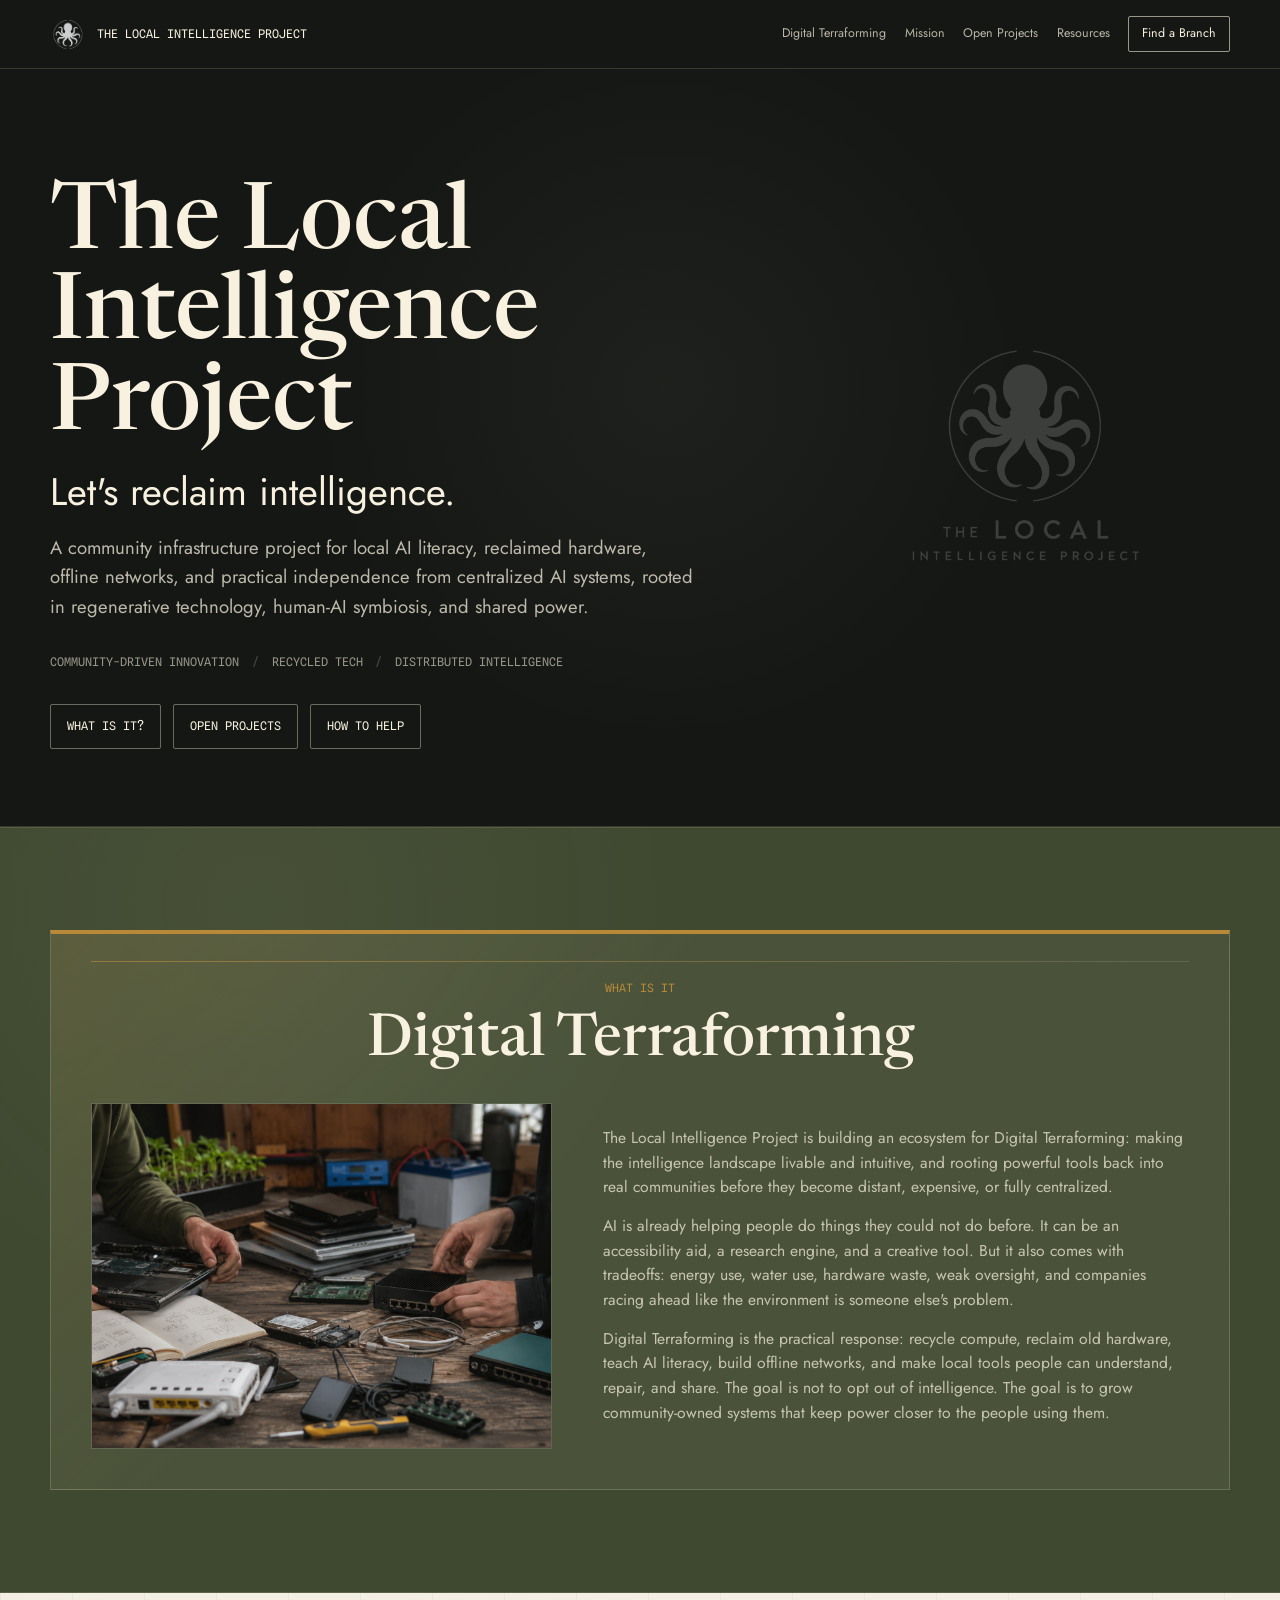
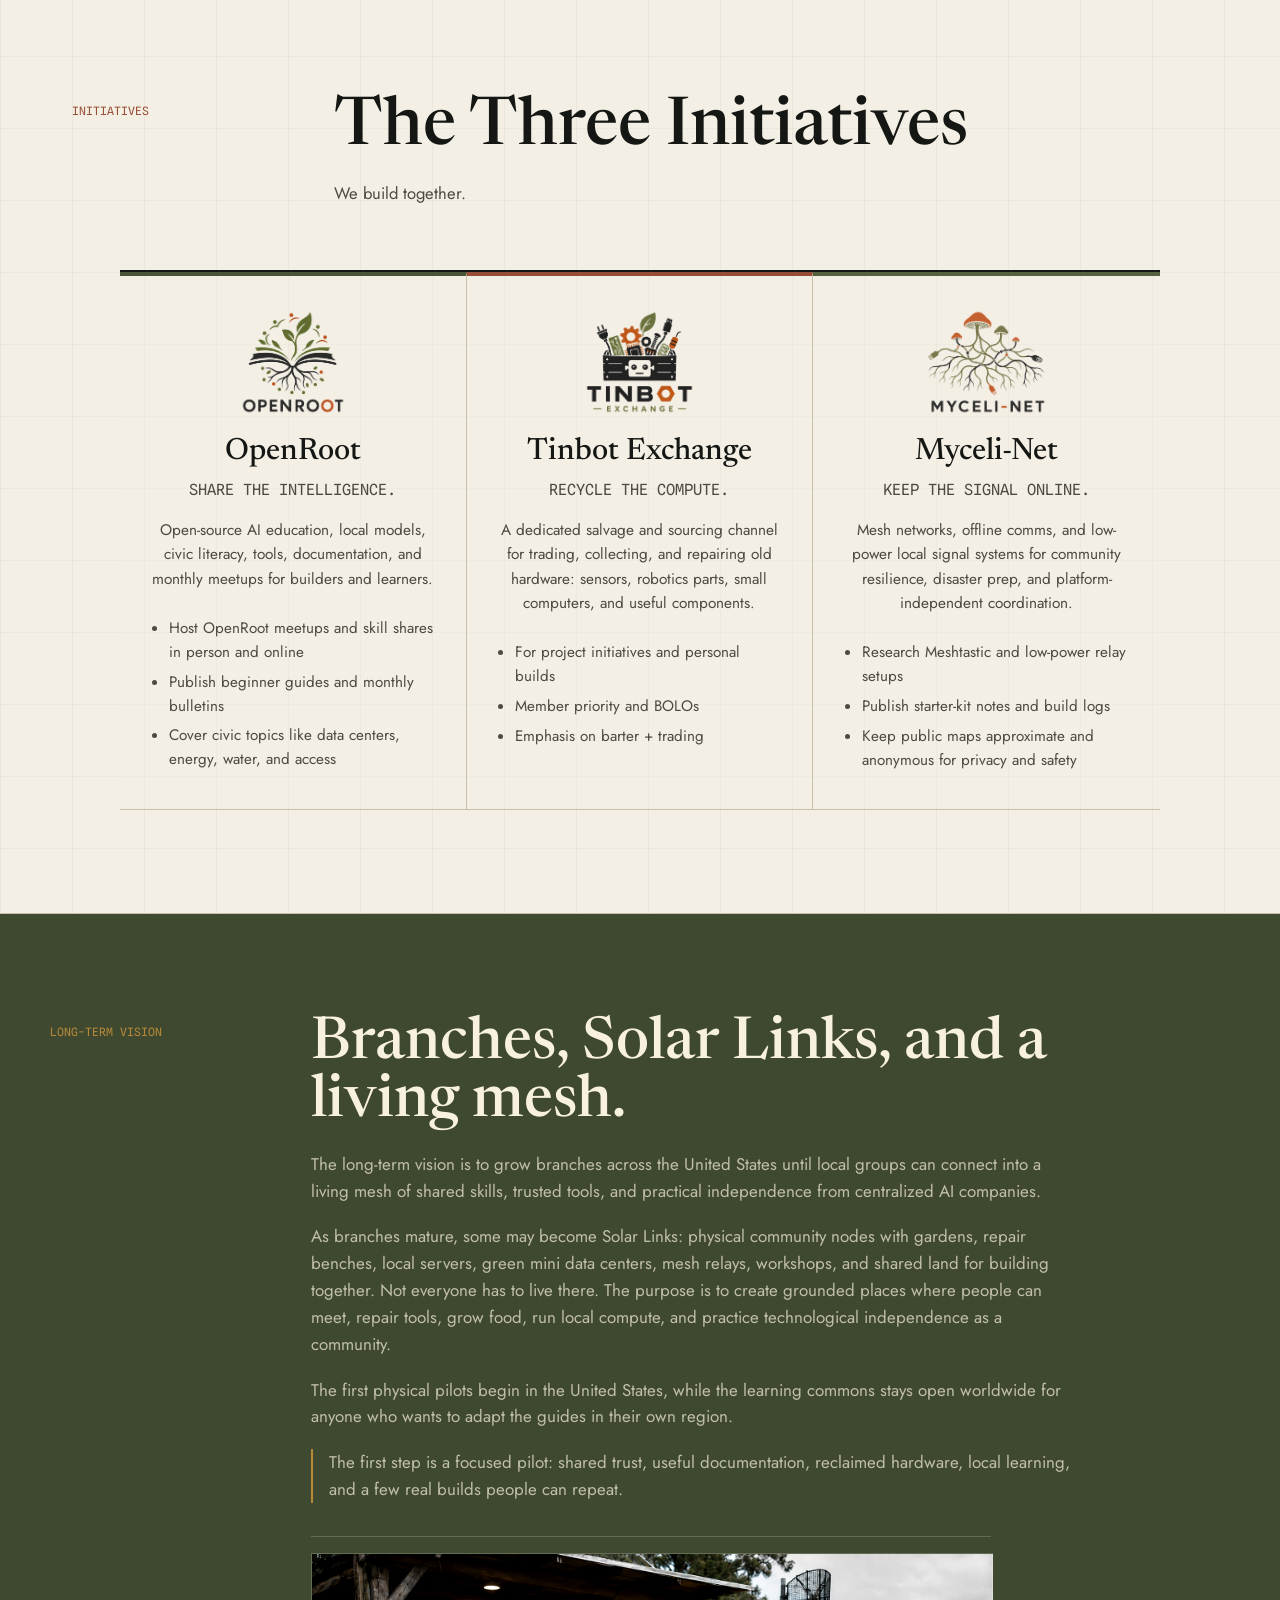
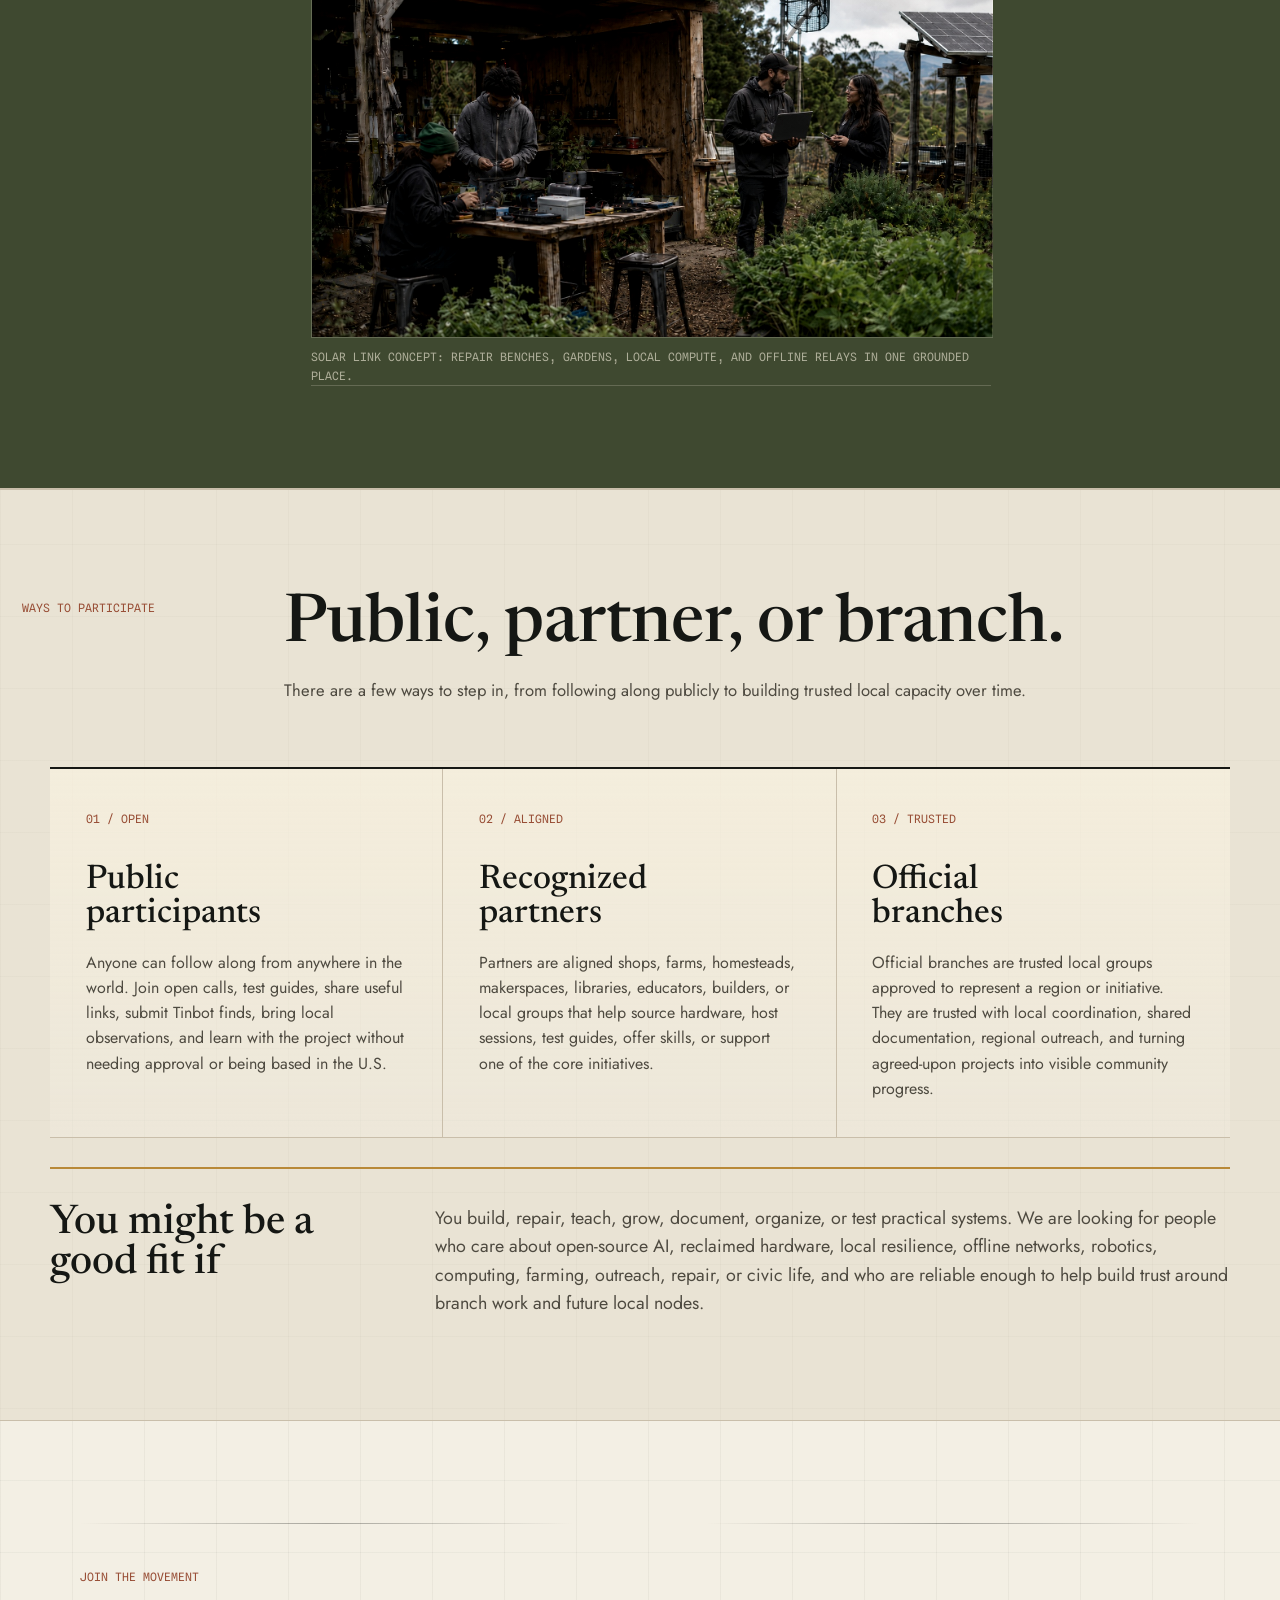
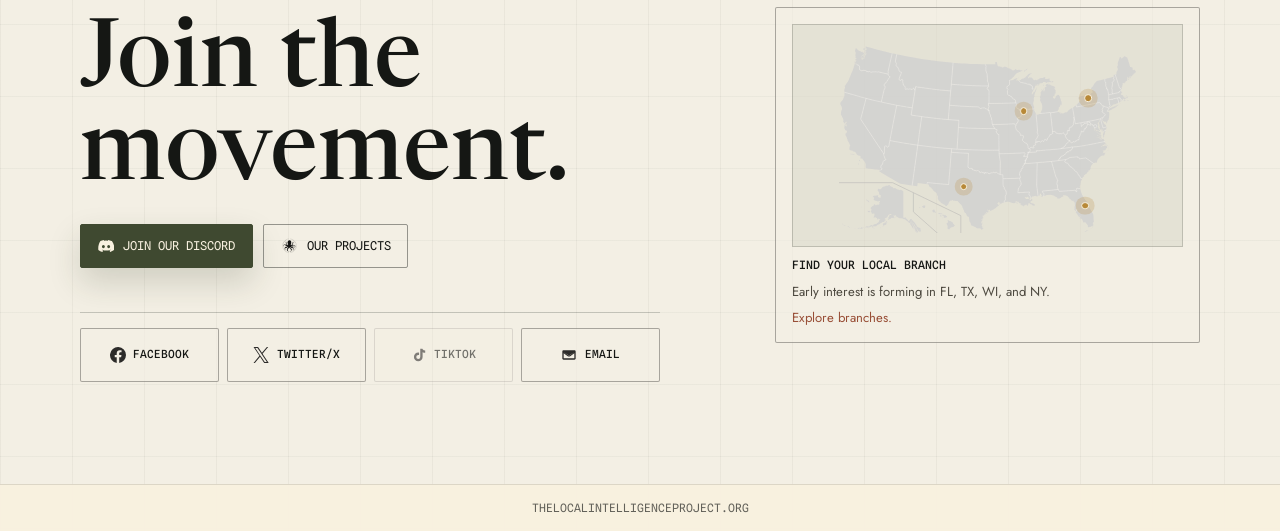
<file: index.html>
<!DOCTYPE html>
<html lang="en">
<head>
  <meta charset="UTF-8" />
  <meta name="viewport" content="width=device-width, initial-scale=1.0" />
  <title>The Local Intelligence Project - Let's reclaim intelligence.</title>
  <meta name="description" content="A community infrastructure project for local AI literacy, reclaimed hardware, offline networks, and practical independence from centralized AI systems, rooted in regenerative technology, human-AI symbiosis, and shared power." />

  <!-- Open Graph -->
  <meta property="og:title" content="The Local Intelligence Project" />
  <meta property="og:description" content="Let's reclaim intelligence. Local AI literacy, reclaimed hardware, offline networks, and practical independence from centralized AI systems." />
  <meta property="og:type" content="website" />
  <meta property="og:image" content="https://vyl0xvoid.github.io/thelocalintelligenceproject/assets/logo.png" />

  <link rel="icon" type="image/png" href="assets/logo.png" />
  <link rel="preconnect" href="https://fonts.googleapis.com" />
  <link rel="preconnect" href="https://fonts.gstatic.com" crossorigin />
  <link href="https://fonts.googleapis.com/css2?family=Jost:wght@300;400;500;600&amp;family=Newsreader:wght@400;500;600&amp;family=Spline+Sans+Mono:wght@400;500&amp;display=swap" rel="stylesheet" />
  <link rel="stylesheet" href="styles.css?v=20260605-branch-pins" />
</head>
<body>

  <!--
    COPY EDITING GUIDE
    Full editable slot map: CONTENT-SLOTS.md
    Send updates using labels like HERO_TAGLINE, WHY_BODY, INITIATIVE_01_BODY.
  -->

  <div class="edit-panel" data-editor-ui>
    <button type="button" id="editToggle">Edit page</button>
    <button type="button" id="exportEdits">Export HTML</button>
    <button type="button" id="showHidden">Show hidden</button>
    <button type="button" id="resetEdits">Reset edits</button>
    <span id="editStatus">Fresh editor</span>
  </div>

  <!-- ===== NAV =====
    Slots: NAV_BRAND, NAV_LINK_TERRAFORMING, NAV_LINK_MISSION,
    NAV_LINK_PROJECTS, NAV_LINK_BRANCHES, NAV_LINK_PARTNERS, NAV_CTA
  -->
  <header class="nav" id="top">
    <a class="nav__brand" href="#top">
      <img src="assets/logo-octopus-mark.png" alt="" class="nav__mark" onerror="this.style.display='none'" />
      <span>The Local Intelligence Project</span>
    </a>
    <nav class="nav__links">
      <a href="digital-terraforming.html">Digital Terraforming</a>
      <a href="mission.html">Mission</a>
      <a href="open-projects.html">Open Projects</a>
      <a href="resources.html">Resources</a>
      <a href="branches.html#atlas" class="nav__cta">Find a Branch</a>
    </nav>
  </header>

  <!-- ===== HERO =====
    Slots: HERO_TITLE, HERO_TAGLINE, HERO_SUMMARY, HERO_FACT_01-03,
    HERO_CTA_PRIMARY, HERO_CTA_SECONDARY, HERO_CTA_TERTIARY
  -->
  <section class="hero">
    <div class="hero__inner">
      <img src="assets/logo.png" alt="The Local Intelligence Project - octopus mark" class="hero__logo" />
      <h1>The Local Intelligence Project</h1>
      <p class="hero__tagline">Let's reclaim intelligence.</p>
      <p class="hero__lede">
        A community infrastructure project for local AI literacy, reclaimed
        hardware, offline networks, and practical independence from centralized
        AI systems, rooted in regenerative technology, human-AI symbiosis, and
        shared power.
      </p>
      <div class="hero__facts" aria-label="Founding pilot details">
        <span data-edit-key="HERO_FACT_01">Community-driven innovation</span>
        <span data-edit-key="HERO_FACT_02">Recycled tech</span>
        <span data-edit-key="HERO_FACT_03">distributed intelligence</span>
      </div>
      <div class="hero__actions">
        <a href="#principles" class="btn btn--ghost" data-edit-key="HERO_CTA_PRIMARY">What is it?</a>
        <a href="#what" class="btn btn--ghost" data-edit-key="HERO_CTA_SECONDARY">Open projects</a>
        <a href="#join" class="btn btn--ghost" data-edit-key="HERO_CTA_TERTIARY">How to help</a>
      </div>
    </div>
  </section>

  <!-- ===== DIGITAL TERRAFORMING EXPLAINER =====
    Slots: WHY_EYEBROW, WHY_TITLE_DISPLAY, WHY_BODY
  -->
  <section class="section section--principles" id="principles">
    <div class="principles">
      <div class="principles__summary">
        <div class="principles__intro">
          <span class="eyebrow" data-edit-key="WHY_EYEBROW">What is it</span>
          <h2 data-edit-key="WHY_TITLE_DISPLAY">Digital Terraforming</h2>
        </div>
        <figure class="principles__media">
          <img src="assets/digital-terraforming-workshop.png" alt="Reclaimed laptops, routers, seedlings, and repair tools on a workshop table" loading="lazy" decoding="async" />
        </figure>
        <div class="principles__copy">
          <p data-edit-key="WHY_BODY_01">The Local Intelligence Project is building an ecosystem for Digital Terraforming: making the intelligence landscape livable and intuitive, and rooting powerful tools back into real communities before they become distant, expensive, or fully centralized.</p>
          <p data-edit-key="WHY_BODY_02_ENVIRONMENT">AI is already helping people do things they could not do before. It can be an accessibility aid, a research engine, and a creative tool. But it also comes with tradeoffs: energy use, water use, hardware waste, weak oversight, and companies racing ahead like the environment is someone else's problem.</p>
          <p data-edit-key="WHY_BODY_03_SOLUTION">Digital Terraforming is the practical response: recycle compute, reclaim old hardware, teach AI literacy, build offline networks, and make local tools people can understand, repair, and share. The goal is not to opt out of intelligence. The goal is to grow community-owned systems that keep power closer to the people using them.</p>
        </div>
      </div>
    </div>
  </section>

  <!-- ===== ROOT SOURCES / INITIATIVES =====
    Slots: ROOTS_EYEBROW, ROOTS_TITLE, ROOTS_SUMMARY,
    INITIATIVE_01-03_TITLE, INITIATIVE_01-03_BODY, INITIATIVE_01-03_BULLETS
  -->
  <section class="section" id="what">
    <div class="section__head">
      <span class="eyebrow" data-edit-key="ROOTS_EYEBROW">Initiatives</span>
      <h2 data-edit-key="ROOTS_TITLE">The Three Initiatives</h2>
      <p class="section__note" data-edit-key="ROOTS_SUMMARY">We build together.</p>
    </div>
    <div class="initiatives initiatives--featured">
      <article class="init init--openroot">
        <img src="assets/openroot-icon.png" alt="" class="init__icon" />
        <h3>OpenRoot</h3>
        <p class="init__line" data-edit-key="INITIATIVE_02_TAGLINE">Share the intelligence.</p>
        <p>Open-source AI education, local models, civic literacy, tools, documentation, and monthly meetups for builders and learners.</p>
        <ul>
          <li data-edit-key="INITIATIVE_02_BULLET_01">Host OpenRoot meetups and skill shares in person and online</li>
          <li>Publish beginner guides and monthly bulletins</li>
          <li>Cover civic topics like data centers, energy, water, and access</li>
        </ul>
      </article>
      <article class="init init--tinbot">
        <img src="assets/tinbot-exchange-icon.png" alt="" class="init__icon" />
        <h3>Tinbot Exchange</h3>
        <p class="init__line" data-edit-key="INITIATIVE_01_TAGLINE">Recycle the compute.</p>
        <p data-edit-key="INITIATIVE_01_BODY">A dedicated salvage and sourcing channel for trading, collecting, and repairing old hardware: sensors, robotics parts, small computers, and useful components.</p>
        <ul>
          <li data-edit-key="INITIATIVE_01_BULLET_01">For project initiatives and personal builds</li>
          <li data-edit-key="INITIATIVE_01_BULLET_02">Member priority and BOLOs</li>
          <li data-edit-key="INITIATIVE_01_BULLET_03">Emphasis on barter + trading</li>
        </ul>
      </article>
      <article class="init init--myceli">
        <img src="assets/myceli-net-icon.png" alt="" class="init__icon" />
        <h3>Myceli-Net</h3>
        <p class="init__line" data-edit-key="INITIATIVE_03_TAGLINE">Keep the signal online.</p>
        <p>Mesh networks, offline comms, and low-power local signal systems for community resilience, disaster prep, and platform-independent coordination.</p>
        <ul>
          <li>Research Meshtastic and low-power relay setups</li>
          <li>Publish starter-kit notes and build logs</li>
          <li data-edit-key="INITIATIVE_03_BULLET_03">Keep public maps approximate and anonymous for privacy and safety</li>
        </ul>
      </article>
    </div>
  </section>

  <!-- ===== BRANCHES / SOLAR LINKS / LONG-TERM VISION =====
    Slots: FIELD_EYEBROW, FIELD_TITLE, FIELD_BODY, FIELD_NOTE
  -->
  <section class="section section--vision" id="field-stations">
    <div class="vision">
      <span class="eyebrow" data-edit-key="FIELD_EYEBROW">Long-term vision</span>
      <h2 data-edit-key="FIELD_TITLE">Branches, Solar Links, and a living mesh.</h2>
      <p data-edit-key="FIELD_BODY">The long-term vision is to grow branches across the United States until local groups can connect into a living mesh of shared skills, trusted tools, and practical independence from centralized AI companies.</p>
      <p data-edit-key="FIELD_BODY_02">As branches mature, some may become Solar Links: physical community nodes with gardens, repair benches, local servers, green mini data centers, mesh relays, workshops, and shared land for building together. Not everyone has to live there. The purpose is to create grounded places where people can meet, repair tools, grow food, run local compute, and practice technological independence as a community.</p>
      <p data-edit-key="FIELD_BODY_03">The first physical pilots begin in the United States, while the learning commons stays open worldwide for anyone who wants to adapt the guides in their own region.</p>
      <p class="vision__note" data-edit-key="FIELD_NOTE">The first step is a focused pilot: shared trust, useful documentation, reclaimed hardware, local learning, and a few real builds people can repeat.</p>
      <figure class="vision__media" role="img" aria-label="People working with reclaimed electronics beside gardens, solar panels, and local signal equipment">
        <figcaption data-edit-key="FIELD_IMAGE_CAPTION">Solar Link concept: repair benches, gardens, local compute, and offline relays in one grounded place.</figcaption>
      </figure>
    </div>
  </section>

  <!-- ===== WAYS TO PARTICIPATE =====
    Slots: CHARTER_EYEBROW, CHARTER_TITLE, CHARTER_SUMMARY,
    CHARTER_01-04_TITLE, CHARTER_01-04_BULLETS
  -->
  <section class="section section--alt" id="partners">
    <div class="section__head">
      <span class="eyebrow" data-edit-key="CHARTER_EYEBROW">Ways to participate</span>
      <h2 data-edit-key="CHARTER_TITLE">Public, partner, or branch.</h2>
      <p class="section__note" data-edit-key="CHARTER_SUMMARY">There are a few ways to step in, from following along publicly to building trusted local capacity over time.</p>
    </div>
    <div class="charter">
      <article>
        <span class="charter__level">01 / Open</span>
        <h3 data-edit-key="CHARTER_01_TITLE">Public participants</h3>
        <p data-edit-key="CHARTER_01_BODY">Anyone can follow along from anywhere in the world. Join open calls, test guides, share useful links, submit Tinbot finds, bring local observations, and learn with the project without needing approval or being based in the U.S.</p>
      </article>
      <article>
        <span class="charter__level">02 / Aligned</span>
        <h3 data-edit-key="CHARTER_02_TITLE">Recognized partners</h3>
        <p data-edit-key="CHARTER_02_BODY">Partners are aligned shops, farms, homesteads, makerspaces, libraries, educators, builders, or local groups that help source hardware, host sessions, test guides, offer skills, or support one of the core initiatives.</p>
      </article>
      <article>
        <span class="charter__level">03 / Trusted</span>
        <h3 data-edit-key="CHARTER_03_TITLE">Official branches</h3>
        <p data-edit-key="CHARTER_03_BODY">Official branches are trusted local groups approved to represent a region or initiative. They are trusted with local coordination, shared documentation, regional outreach, and turning agreed-upon projects into visible community progress.</p>
      </article>
    </div>
    <div class="charter-fit">
      <h3 data-edit-key="CHARTER_FIT_TITLE">You might be a good fit if</h3>
      <p data-edit-key="CHARTER_FIT_BODY">You build, repair, teach, grow, document, organize, or test practical systems. We are looking for people who care about open-source AI, reclaimed hardware, local resilience, offline networks, robotics, computing, farming, outreach, repair, or civic life, and who are reliable enough to help build trust around branch work and future local nodes.</p>
    </div>
  </section>

  <!-- ===== JOIN =====
    Slots: JOIN_EYEBROW, JOIN_TITLE, JOIN_BUTTON, SOCIAL_CHANNELS
  -->
  <section class="section section--join" id="join">
    <div class="join">
      <span class="eyebrow" data-edit-key="JOIN_EYEBROW_MOVEMENT">Join the movement</span>
      <h2 data-edit-key="JOIN_TITLE_MOVEMENT">Join the movement.</h2>
      <div class="join__ctas" aria-label="Primary join actions">
        <a class="join-cta join-cta--discord" href="https://discord.gg/W8UtFEUrK" aria-label="Join our Discord">
          <span class="discord-cta__icon" aria-hidden="true"></span>
          <span data-edit-key="JOIN_DISCORD_CTA">Join our Discord</span>
        </a>
        <a class="join-cta join-cta--projects" href="open-projects.html" aria-label="Our projects">
          <img src="assets/logo-octopus-mark.png" alt="" loading="lazy" decoding="async" />
          <span>Our Projects</span>
        </a>
      </div>

      <div class="join__socials" aria-label="Public update links">
        <div class="social-links">
          <a class="social-link" href="https://www.facebook.com/profile.php?id=61590782542123" aria-label="Facebook profile">
            <img class="social-icon" src="assets/facebook-mark.svg" alt="" loading="lazy" decoding="async" />
            <strong data-edit-key="SOCIAL_FACEBOOK_LABEL">Facebook</strong>
            <span data-edit-key="SOCIAL_FACEBOOK_STATUS">Local events and shares.</span>
          </a>
          <a class="social-link" href="https://x.com/LocalIntelProj" aria-label="X profile">
            <img class="social-icon" src="assets/x-mark.svg" alt="" loading="lazy" decoding="async" />
            <strong data-edit-key="SOCIAL_X_LABEL">Twitter/X</strong>
            <span data-edit-key="SOCIAL_X_STATUS">Fast public updates and launch posts.</span>
          </a>
          <a class="social-link social-link--disabled" aria-label="TikTok profile coming soon" aria-disabled="true">
            <img class="social-icon" src="assets/tiktok-mark.svg" alt="" loading="lazy" decoding="async" />
            <strong data-edit-key="SOCIAL_TIKTOK_LABEL">TikTok</strong>
            <span data-edit-key="SOCIAL_TIKTOK_STATUS">Short builds and field notes soon.</span>
          </a>
          <a class="social-link" href="mailto:thelocalintelligenceproject@protonmail.com" aria-label="Email The Local Intelligence Project">
            <img class="social-icon" src="assets/mail-mark.svg" alt="" loading="lazy" decoding="async" />
            <strong data-edit-key="SOCIAL_EMAIL_LABEL">Email</strong>
            <span data-edit-key="SOCIAL_EMAIL_STATUS">thelocalintelligenceproject@protonmail.com</span>
          </a>
        </div>
        <a class="branch-teaser" href="branches.html#atlas" aria-label="Learn how to open a branch">
          <div class="branch-teaser__map">
            <img src="assets/us-states-map.svg" alt="" loading="lazy" decoding="async" />
            <span class="branch-teaser__pin branch-teaser__pin--fl" aria-hidden="true"></span>
            <span class="branch-teaser__pin branch-teaser__pin--tx" aria-hidden="true"></span>
            <span class="branch-teaser__pin branch-teaser__pin--wi" aria-hidden="true"></span>
            <span class="branch-teaser__pin branch-teaser__pin--ny" aria-hidden="true"></span>
          </div>
          <strong>Find your local branch</strong>
          <span>Early interest is forming in FL, TX, WI, and NY.</span>
          <em>Explore branches.</em>
        </a>
      </div>
    </div>
  </section>

  <!-- ===== FOOTER ===== -->
  <footer class="footer">
    <div class="footer__inner">
      <a class="footer__mark" href="index.html">thelocalintelligenceproject.org</a>
    </div>
  </footer>

  <script src="page-editor.js?v=20260604-disk-save"></script>
</body>
</html>
</file>
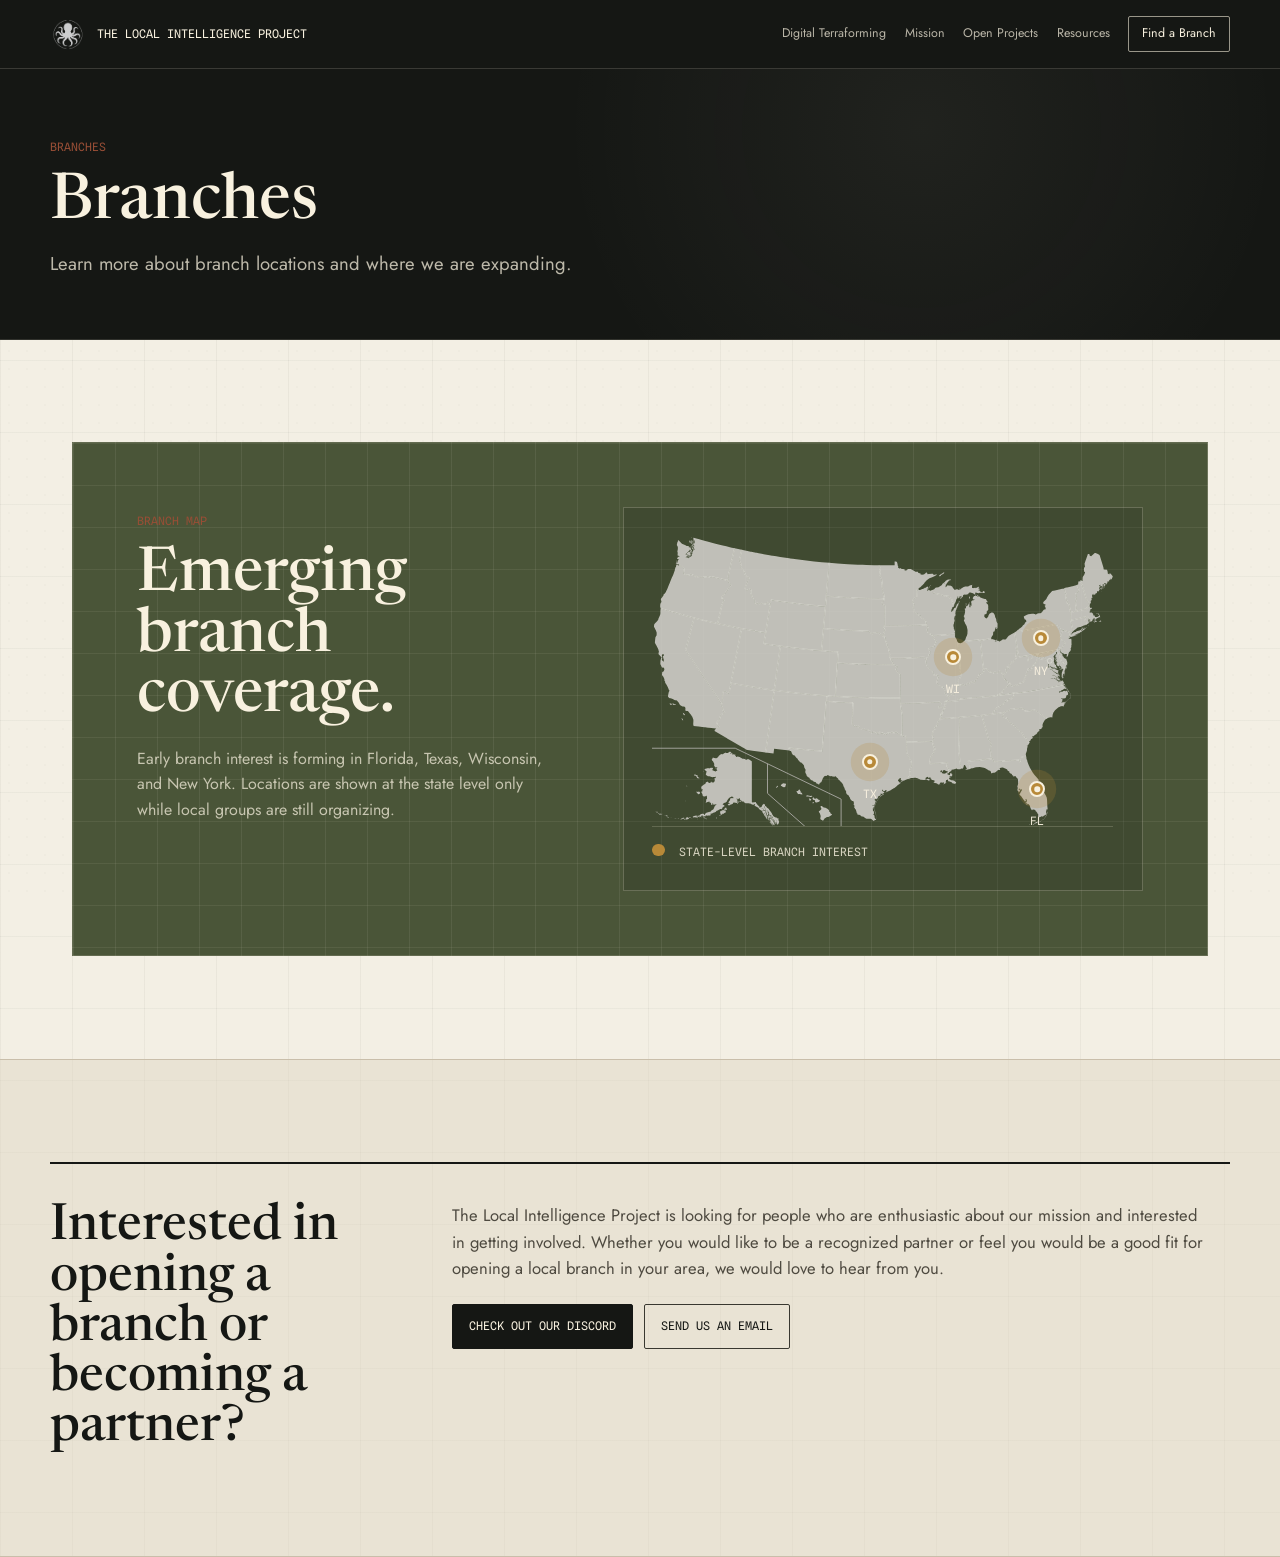
<file: branches.html>
<!DOCTYPE html>
<html lang="en">
<head>
  <meta charset="UTF-8" />
  <meta name="viewport" content="width=device-width, initial-scale=1.0" />
  <title>Branches - The Local Intelligence Project</title>
  <meta name="description" content="Regional branches, Solar Links, and broad public coverage for The Local Intelligence Project." />
  <link rel="icon" type="image/png" href="assets/logo.png" />
  <link rel="preconnect" href="https://fonts.googleapis.com" />
  <link rel="preconnect" href="https://fonts.gstatic.com" crossorigin />
  <link href="https://fonts.googleapis.com/css2?family=Jost:wght@300;400;500;600&amp;family=Newsreader:wght@400;500;600&amp;family=Spline+Sans+Mono:wght@400;500&amp;display=swap" rel="stylesheet" />
  <link rel="stylesheet" href="styles.css?v=20260605-branch-pins" />
</head>
<body>
  <div class="edit-panel" data-editor-ui>
    <button type="button" id="editToggle">Edit page</button>
    <button type="button" id="exportEdits">Export HTML</button>
    <button type="button" id="showHidden">Show hidden</button>
    <button type="button" id="resetEdits">Reset edits</button>
    <span id="editStatus">Fresh editor</span>
  </div>

  <header class="nav" id="top">
    <a class="nav__brand" href="index.html">
      <img src="assets/logo-octopus-mark.png" alt="" class="nav__mark" onerror="this.style.display='none'" />
      <span>The Local Intelligence Project</span>
    </a>
    <nav class="nav__links">
      <a href="digital-terraforming.html">Digital Terraforming</a>
      <a href="mission.html">Mission</a>
      <a href="open-projects.html">Open Projects</a>
      <a href="resources.html">Resources</a>
      <a href="branches.html#atlas" class="nav__cta" aria-current="page">Find a Branch</a>
    </nav>
  </header>
  <section class="placeholder-hero">
    <div class="placeholder-hero__inner">
      <span class="eyebrow">Branches</span>
      <h1>Branches</h1>
      <p>Learn more about branch locations and where we are expanding.</p>
    </div>
  </section>
  <section class="section" id="atlas">
    <div class="atlas">
      <div>
        <span class="eyebrow">Branch map</span>
        <h2>Emerging branch coverage.</h2>
        <p>Early branch interest is forming in Florida, Texas, Wisconsin, and New York. Locations are shown at the state level only while local groups are still organizing.</p>
      </div>
      <div class="atlas__map" aria-label="Approximate branch coverage map showing state-level interest in Florida, Texas, Wisconsin, and New York">
        <div class="atlas__map-frame">
          <img src="assets/us-states-map.svg" alt="Blank United States state map" class="atlas__map-img" loading="lazy" decoding="async" />
          <span class="atlas__pin map-pin--fl" aria-label="Florida state-level branch interest"></span>
          <span class="atlas__pin-label map-pin--fl">FL</span>
          <span class="atlas__pin map-pin--tx" aria-label="Texas state-level branch interest"></span>
          <span class="atlas__pin-label map-pin--tx">TX</span>
          <span class="atlas__pin map-pin--wi" aria-label="Wisconsin state-level branch interest"></span>
          <span class="atlas__pin-label map-pin--wi">WI</span>
          <span class="atlas__pin map-pin--ny" aria-label="New York state-level branch interest"></span>
          <span class="atlas__pin-label map-pin--ny">NY</span>
        </div>
        <div class="atlas__legend">
          <span><i></i> State-level branch interest</span>
        </div>
      </div>
    </div>
  </section>
  <section class="section section--alt" id="branch-founder">
    <div class="placeholder-panel">
      <h2>Interested in opening a branch or becoming a partner?</h2>
      <div>
        <p>The Local Intelligence Project is looking for people who are enthusiastic about our mission and interested in getting involved. Whether you would like to be a recognized partner or feel you would be a good fit for opening a local branch in your area, we would love to hear from you.</p>
        <div class="placeholder-actions">
          <a href="https://discord.gg/W8UtFEUrK" class="btn btn--solid">Check out our Discord</a>
          <a href="mailto:thelocalintelligenceproject@protonmail.com" class="btn btn--ghost">Send us an email</a>
        </div>
      </div>
    </div>
  </section>
  <script src="page-editor.js?v=20260604-disk-save"></script>
</body>
</html>
</file>
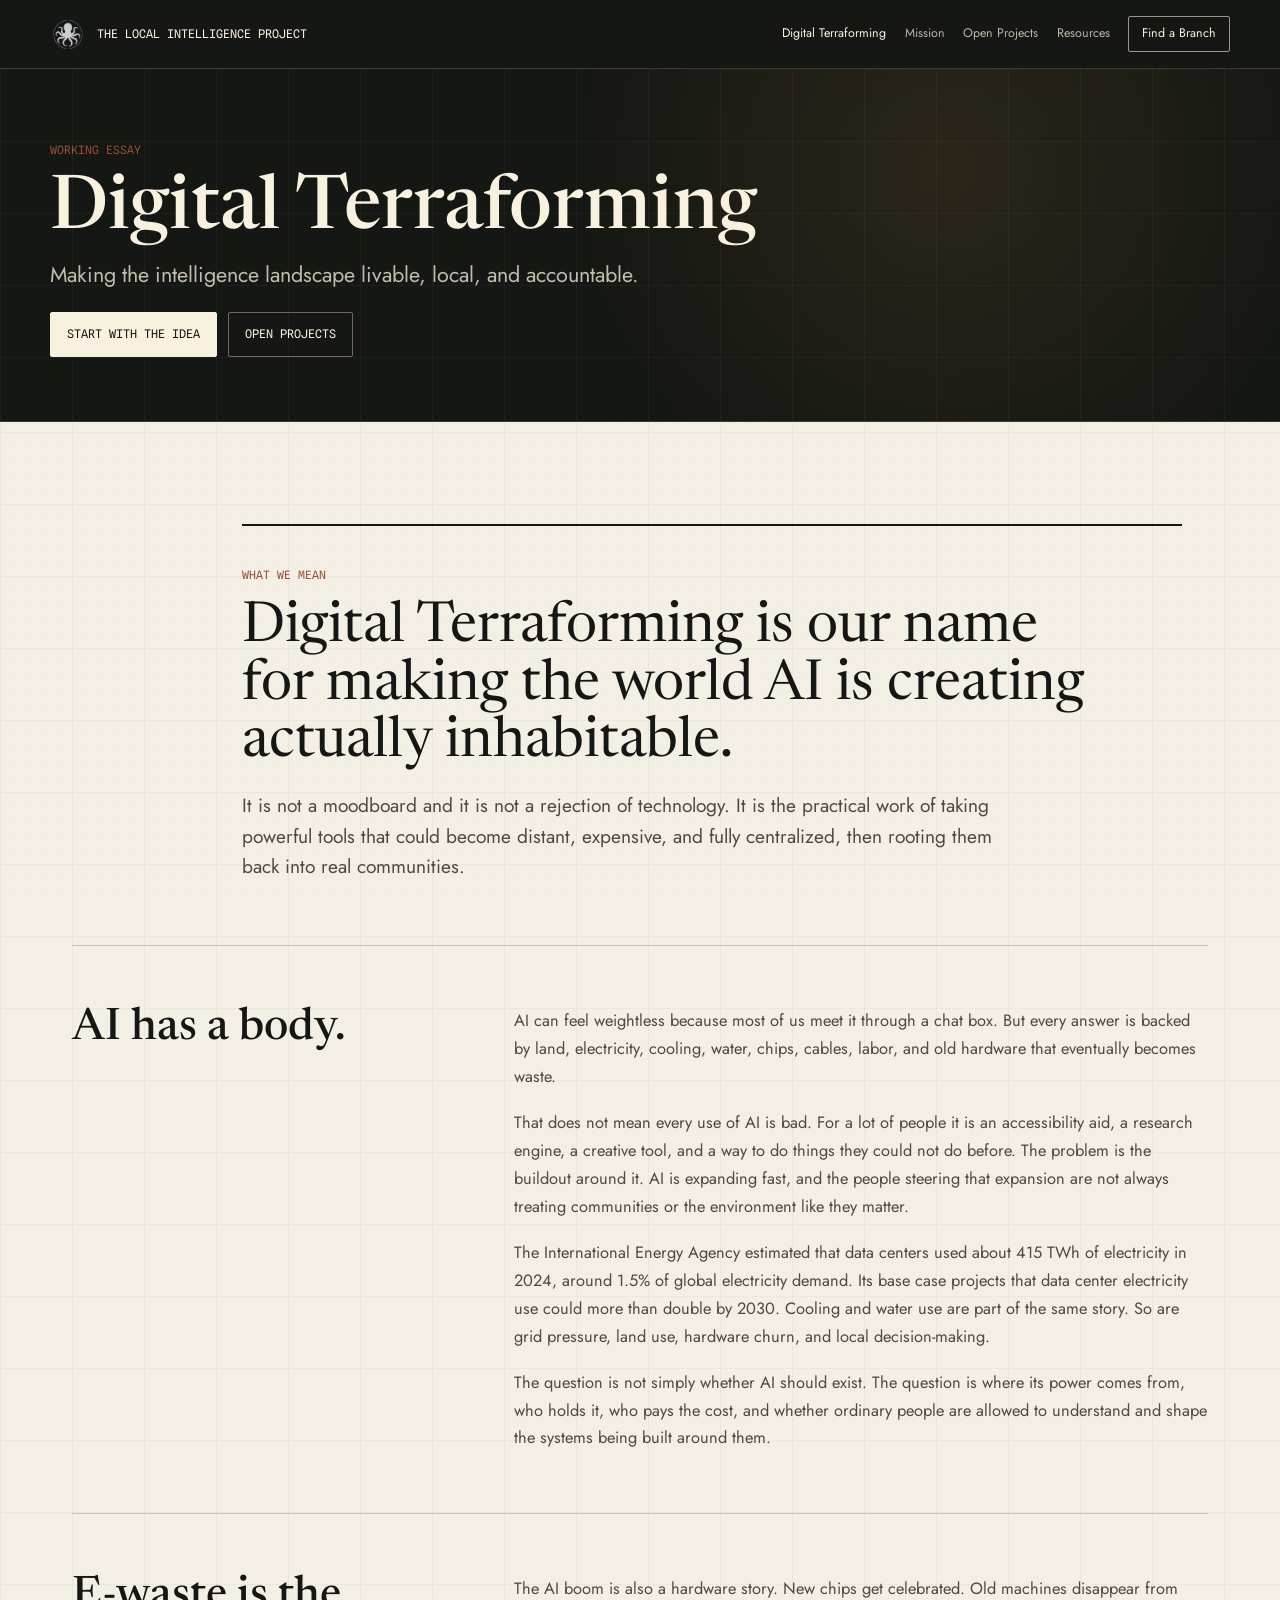
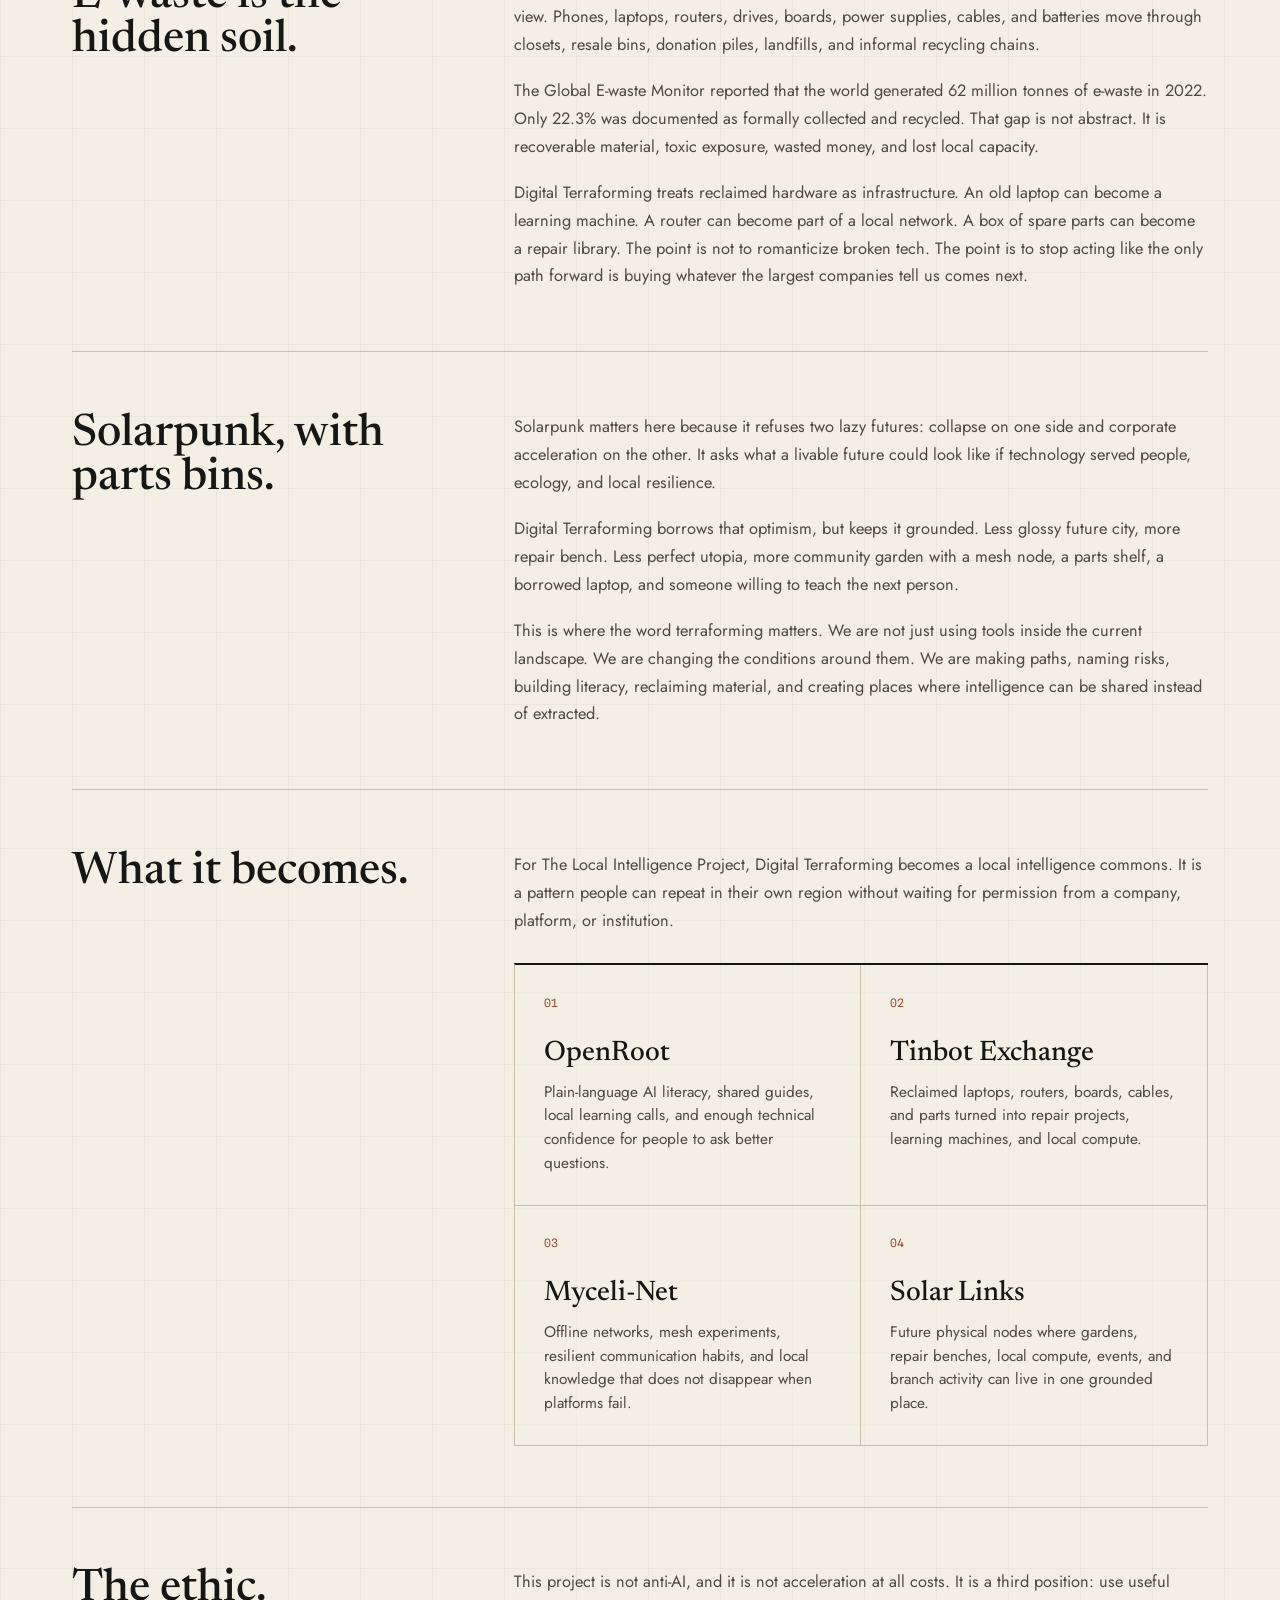
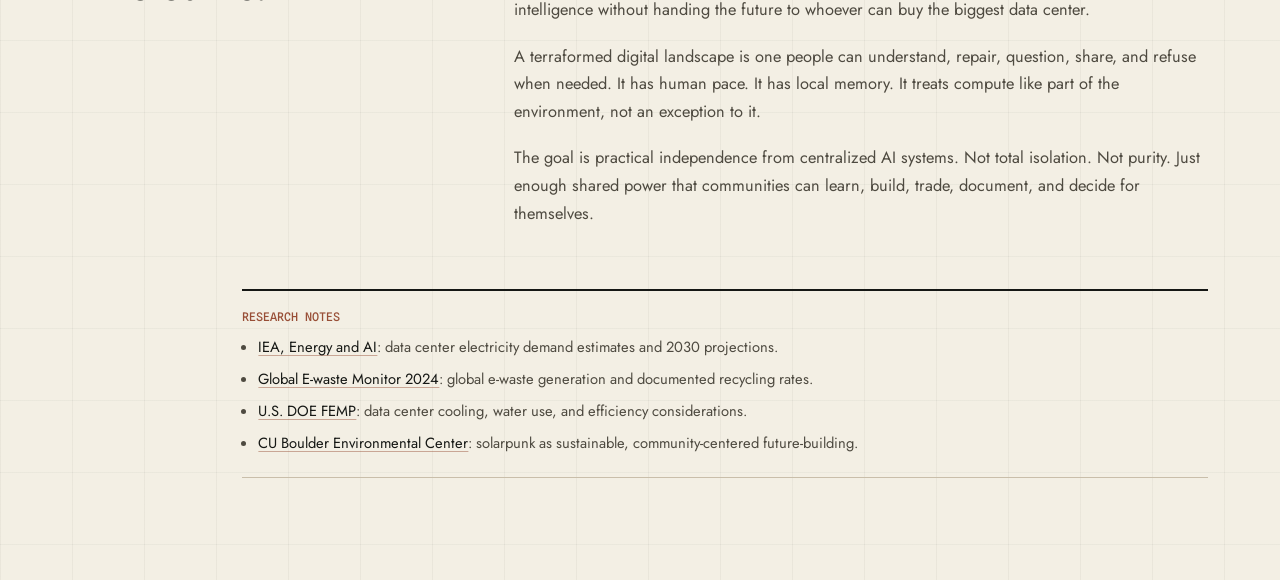
<file: digital-terraforming.html>
<!DOCTYPE html>
<html lang="en">
<head>
  <meta charset="UTF-8" />
  <meta name="viewport" content="width=device-width, initial-scale=1.0" />
  <title>Digital Terraforming - The Local Intelligence Project</title>
  <meta name="description" content="A working essay on Digital Terraforming, local AI literacy, e-waste, data center concerns, solarpunk roots, and community-owned intelligence infrastructure." />
  <link rel="icon" type="image/png" href="assets/logo.png" />
  <link rel="preconnect" href="https://fonts.googleapis.com" />
  <link rel="preconnect" href="https://fonts.gstatic.com" crossorigin />
  <link href="https://fonts.googleapis.com/css2?family=Jost:wght@300;400;500;600&amp;family=Newsreader:wght@400;500;600&amp;family=Spline+Sans+Mono:wght@400;500&amp;display=swap" rel="stylesheet" />
  <link rel="stylesheet" href="styles.css?v=20260605-branch-pins" />
</head>
<body>
  <div class="edit-panel" data-editor-ui>
    <button type="button" id="editToggle">Edit page</button>
    <button type="button" id="exportEdits">Export HTML</button>
    <button type="button" id="showHidden">Show hidden</button>
    <button type="button" id="resetEdits">Reset edits</button>
    <span id="editStatus">Fresh editor</span>
  </div>

  <header class="nav" id="top">
    <a class="nav__brand" href="index.html">
      <img src="assets/logo-octopus-mark.png" alt="" class="nav__mark" onerror="this.style.display='none'" />
      <span>The Local Intelligence Project</span>
    </a>
    <nav class="nav__links">
      <a href="digital-terraforming.html" aria-current="page">Digital Terraforming</a>
      <a href="mission.html">Mission</a>
      <a href="open-projects.html">Open Projects</a>
      <a href="resources.html">Resources</a>
      <a href="branches.html#atlas" class="nav__cta">Find a Branch</a>
    </nav>
  </header>
  <section class="article-hero">
    <div class="article-hero__inner">
      <span class="eyebrow">Working essay</span>
      <h1>Digital Terraforming</h1>
      <p>Making the intelligence landscape livable, local, and accountable.</p>
      <div class="article-hero__actions">
        <a href="#essay" class="btn btn--solid">Start with the idea</a>
        <a href="open-projects.html" class="btn btn--ghost">Open projects</a>
      </div>
    </div>
  </section>
  <section class="section essay" id="essay">
    <div class="essay__mast">
      <span class="eyebrow">What we mean</span>
      <p class="essay__lede">Digital Terraforming is our name for making the world AI is creating actually inhabitable.</p>
      <p class="essay__intro">It is not a moodboard and it is not a rejection of technology. It is the practical work of taking powerful tools that could become distant, expensive, and fully centralized, then rooting them back into real communities.</p>
    </div>

    <article class="essay__body">
      <section class="essay-block" id="ai-has-a-body">
        <h2>AI has a body.</h2>
        <div class="essay-block__copy">
          <p>AI can feel weightless because most of us meet it through a chat box. But every answer is backed by land, electricity, cooling, water, chips, cables, labor, and old hardware that eventually becomes waste.</p>
          <p>That does not mean every use of AI is bad. For a lot of people it is an accessibility aid, a research engine, a creative tool, and a way to do things they could not do before. The problem is the buildout around it. AI is expanding fast, and the people steering that expansion are not always treating communities or the environment like they matter.</p>
          <p>The International Energy Agency estimated that data centers used about 415 TWh of electricity in 2024, around 1.5% of global electricity demand. Its base case projects that data center electricity use could more than double by 2030. Cooling and water use are part of the same story. So are grid pressure, land use, hardware churn, and local decision-making.</p>
          <p>The question is not simply whether AI should exist. The question is where its power comes from, who holds it, who pays the cost, and whether ordinary people are allowed to understand and shape the systems being built around them.</p>
        </div>
      </section>

      <section class="essay-block" id="e-waste">
        <h2>E-waste is the hidden soil.</h2>
        <div class="essay-block__copy">
          <p>The AI boom is also a hardware story. New chips get celebrated. Old machines disappear from view. Phones, laptops, routers, drives, boards, power supplies, cables, and batteries move through closets, resale bins, donation piles, landfills, and informal recycling chains.</p>
          <p>The Global E-waste Monitor reported that the world generated 62 million tonnes of e-waste in 2022. Only 22.3% was documented as formally collected and recycled. That gap is not abstract. It is recoverable material, toxic exposure, wasted money, and lost local capacity.</p>
          <p>Digital Terraforming treats reclaimed hardware as infrastructure. An old laptop can become a learning machine. A router can become part of a local network. A box of spare parts can become a repair library. The point is not to romanticize broken tech. The point is to stop acting like the only path forward is buying whatever the largest companies tell us comes next.</p>
        </div>
      </section>

      <section class="essay-block" id="solarpunk">
        <h2>Solarpunk, with parts bins.</h2>
        <div class="essay-block__copy">
          <p>Solarpunk matters here because it refuses two lazy futures: collapse on one side and corporate acceleration on the other. It asks what a livable future could look like if technology served people, ecology, and local resilience.</p>
          <p>Digital Terraforming borrows that optimism, but keeps it grounded. Less glossy future city, more repair bench. Less perfect utopia, more community garden with a mesh node, a parts shelf, a borrowed laptop, and someone willing to teach the next person.</p>
          <p>This is where the word terraforming matters. We are not just using tools inside the current landscape. We are changing the conditions around them. We are making paths, naming risks, building literacy, reclaiming material, and creating places where intelligence can be shared instead of extracted.</p>
        </div>
      </section>

      <section class="essay-block" id="the-work">
        <h2>What it becomes.</h2>
        <div class="essay-block__copy">
          <p>For The Local Intelligence Project, Digital Terraforming becomes a local intelligence commons. It is a pattern people can repeat in their own region without waiting for permission from a company, platform, or institution.</p>
          <div class="essay-cards">
            <article>
              <span>01</span>
              <h3>OpenRoot</h3>
              <p>Plain-language AI literacy, shared guides, local learning calls, and enough technical confidence for people to ask better questions.</p>
            </article>
            <article>
              <span>02</span>
              <h3>Tinbot Exchange</h3>
              <p>Reclaimed laptops, routers, boards, cables, and parts turned into repair projects, learning machines, and local compute.</p>
            </article>
            <article>
              <span>03</span>
              <h3>Myceli-Net</h3>
              <p>Offline networks, mesh experiments, resilient communication habits, and local knowledge that does not disappear when platforms fail.</p>
            </article>
            <article>
              <span>04</span>
              <h3>Solar Links</h3>
              <p>Future physical nodes where gardens, repair benches, local compute, events, and branch activity can live in one grounded place.</p>
            </article>
          </div>
        </div>
      </section>

      <section class="essay-block" id="ethic">
        <h2>The ethic.</h2>
        <div class="essay-block__copy">
          <p>This project is not anti-AI, and it is not acceleration at all costs. It is a third position: use useful intelligence without handing the future to whoever can buy the biggest data center.</p>
          <p>A terraformed digital landscape is one people can understand, repair, question, share, and refuse when needed. It has human pace. It has local memory. It treats compute like part of the environment, not an exception to it.</p>
          <p>The goal is practical independence from centralized AI systems. Not total isolation. Not purity. Just enough shared power that communities can learn, build, trade, document, and decide for themselves.</p>
        </div>
      </section>

      <aside class="source-notes" aria-label="Research notes">
        <h2>Research notes</h2>
        <ul>
          <li><a href="https://www.iea.org/reports/energy-and-ai/executive-summary" target="_blank" rel="noreferrer">IEA, Energy and AI</a>: data center electricity demand estimates and 2030 projections.</li>
          <li><a href="https://ewastemonitor.info/the-global-e-waste-monitor-2024/" target="_blank" rel="noreferrer">Global E-waste Monitor 2024</a>: global e-waste generation and documented recycling rates.</li>
          <li><a href="https://www.energy.gov/cmei/femp/cooling-water-efficiency-opportunities-federal-data-centers" target="_blank" rel="noreferrer">U.S. DOE FEMP</a>: data center cooling, water use, and efficiency considerations.</li>
          <li><a href="https://www.colorado.edu/ecenter/2021/11/22/creating-sustainable-future-through-solarpunk" target="_blank" rel="noreferrer">CU Boulder Environmental Center</a>: solarpunk as sustainable, community-centered future-building.</li>
        </ul>
      </aside>
    </article>
  </section>
  <script src="page-editor.js?v=20260604-disk-save"></script>
</body>
</html>
</file>
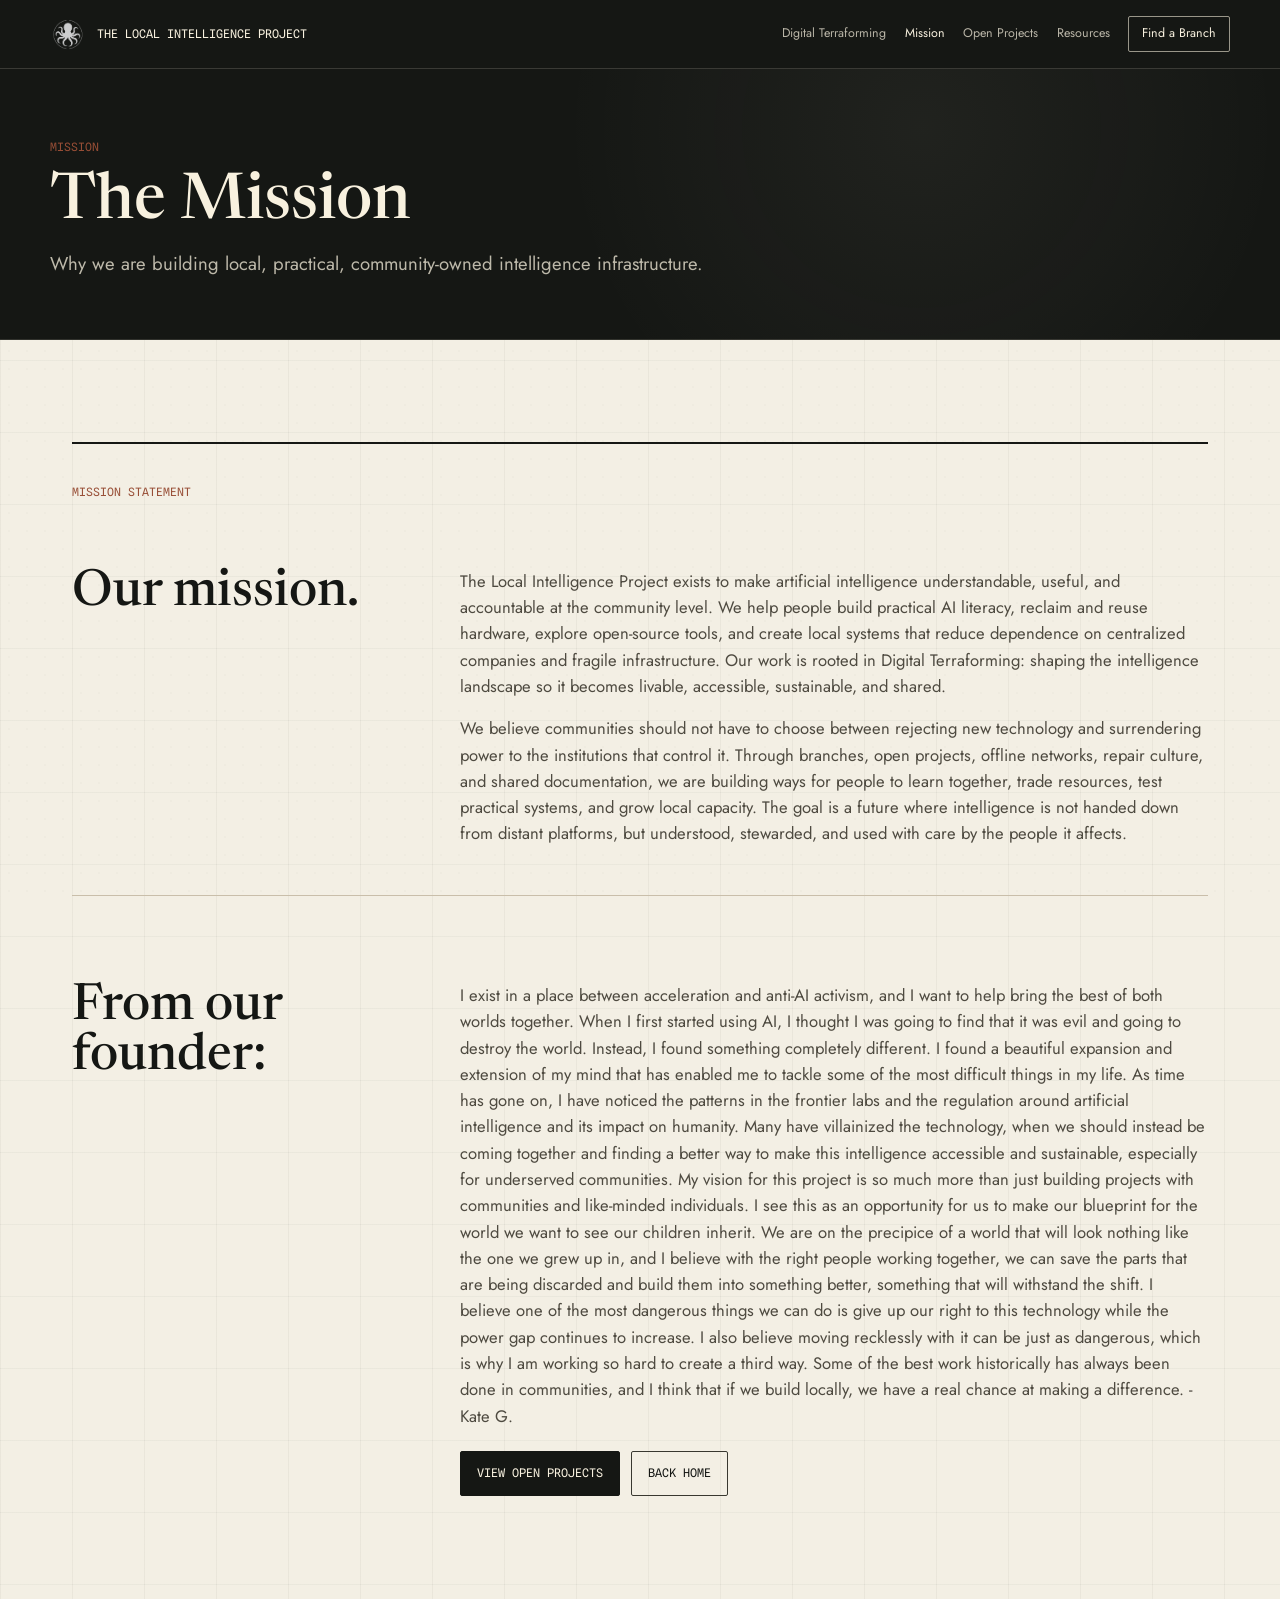
<file: mission.html>
<!DOCTYPE html>
<html lang="en">
<head>
  <meta charset="UTF-8" />
  <meta name="viewport" content="width=device-width, initial-scale=1.0" />
  <title>Mission - The Local Intelligence Project</title>
  <meta name="description" content="The mission and founder note for The Local Intelligence Project." />
  <link rel="icon" type="image/png" href="assets/logo.png" />
  <link rel="preconnect" href="https://fonts.googleapis.com" />
  <link rel="preconnect" href="https://fonts.gstatic.com" crossorigin />
  <link href="https://fonts.googleapis.com/css2?family=Jost:wght@300;400;500;600&amp;family=Newsreader:wght@400;500;600&amp;family=Spline+Sans+Mono:wght@400;500&amp;display=swap" rel="stylesheet" />
  <link rel="stylesheet" href="styles.css?v=20260605-branch-pins" />
</head>
<body>
  <div class="edit-panel" data-editor-ui>
    <button type="button" id="editToggle">Edit page</button>
    <button type="button" id="exportEdits">Export HTML</button>
    <button type="button" id="showHidden">Show hidden</button>
    <button type="button" id="resetEdits">Reset edits</button>
    <span id="editStatus">Fresh editor</span>
  </div>

  <header class="nav" id="top">
    <a class="nav__brand" href="index.html">
      <img src="assets/logo-octopus-mark.png" alt="" class="nav__mark" onerror="this.style.display='none'" />
      <span>The Local Intelligence Project</span>
    </a>
    <nav class="nav__links">
      <a href="digital-terraforming.html">Digital Terraforming</a>
      <a href="mission.html" aria-current="page">Mission</a>
      <a href="open-projects.html">Open Projects</a>
      <a href="resources.html">Resources</a>
      <a href="branches.html#atlas" class="nav__cta">Find a Branch</a>
    </nav>
  </header>
  <section class="placeholder-hero">
    <div class="placeholder-hero__inner">
      <span class="eyebrow" data-edit-key="mission-hero-eyebrow">Mission</span>
      <h1 data-edit-key="mission-hero-title">The Mission</h1>
      <p data-edit-key="mission-hero-copy">Why we are building local, practical, community-owned intelligence infrastructure.</p>
    </div>
  </section>
  <section class="section">
    <div class="placeholder-panel">
      <article class="mission-statement">
        <span class="eyebrow" data-edit-key="mission-statement-eyebrow">Mission statement</span>
        <h2 data-edit-key="mission-statement-title">Our mission.</h2>
        <div class="mission-statement__copy">
          <p data-edit-key="mission-statement-paragraph-1">The Local Intelligence Project exists to make artificial intelligence understandable, useful, and accountable at the community level. We help people build practical AI literacy, reclaim and reuse hardware, explore open-source tools, and create local systems that reduce dependence on centralized companies and fragile infrastructure. Our work is rooted in Digital Terraforming: shaping the intelligence landscape so it becomes livable, accessible, sustainable, and shared.</p>
          <p data-edit-key="mission-statement-paragraph-2">We believe communities should not have to choose between rejecting new technology and surrendering power to the institutions that control it. Through branches, open projects, offline networks, repair culture, and shared documentation, we are building ways for people to learn together, trade resources, test practical systems, and grow local capacity. The goal is a future where intelligence is not handed down from distant platforms, but understood, stewarded, and used with care by the people it affects.</p>
        </div>
      </article>
      <h2 data-edit-key="mission-founder-title">From our founder:</h2>
      <div>
        <p data-edit-key="mission-founder-copy">I exist in a place between acceleration and anti-AI activism, and I want to help bring the best of both worlds together. When I first started using AI, I thought I was going to find that it was evil and going to destroy the world. Instead, I found something completely different. I found a beautiful expansion and extension of my mind that has enabled me to tackle some of the most difficult things in my life. As time has gone on, I have noticed the patterns in the frontier labs and the regulation around artificial intelligence and its impact on humanity. Many have villainized the technology, when we should instead be coming together and finding a better way to make this intelligence accessible and sustainable, especially for underserved communities. My vision for this project is so much more than just building projects with communities and like-minded individuals. I see this as an opportunity for us to make our blueprint for the world we want to see our children inherit. We are on the precipice of a world that will look nothing like the one we grew up in, and I believe with the right people working together, we can save the parts that are being discarded and build them into something better, something that will withstand the shift. I believe one of the most dangerous things we can do is give up our right to this technology while the power gap continues to increase. I also believe moving recklessly with it can be just as dangerous, which is why I am working so hard to create a third way. Some of the best work historically has always been done in communities, and I think that if we build locally, we have a real chance at making a difference. - Kate G.</p>
        <div class="placeholder-actions">
          <a href="open-projects.html" class="btn btn--solid">View open projects</a>
          <a href="index.html" class="btn btn--ghost">Back home</a>
        </div>
      </div>
    </div>
  </section>
  <script src="page-editor.js?v=20260604-disk-save"></script>
</body>
</html>
</file>
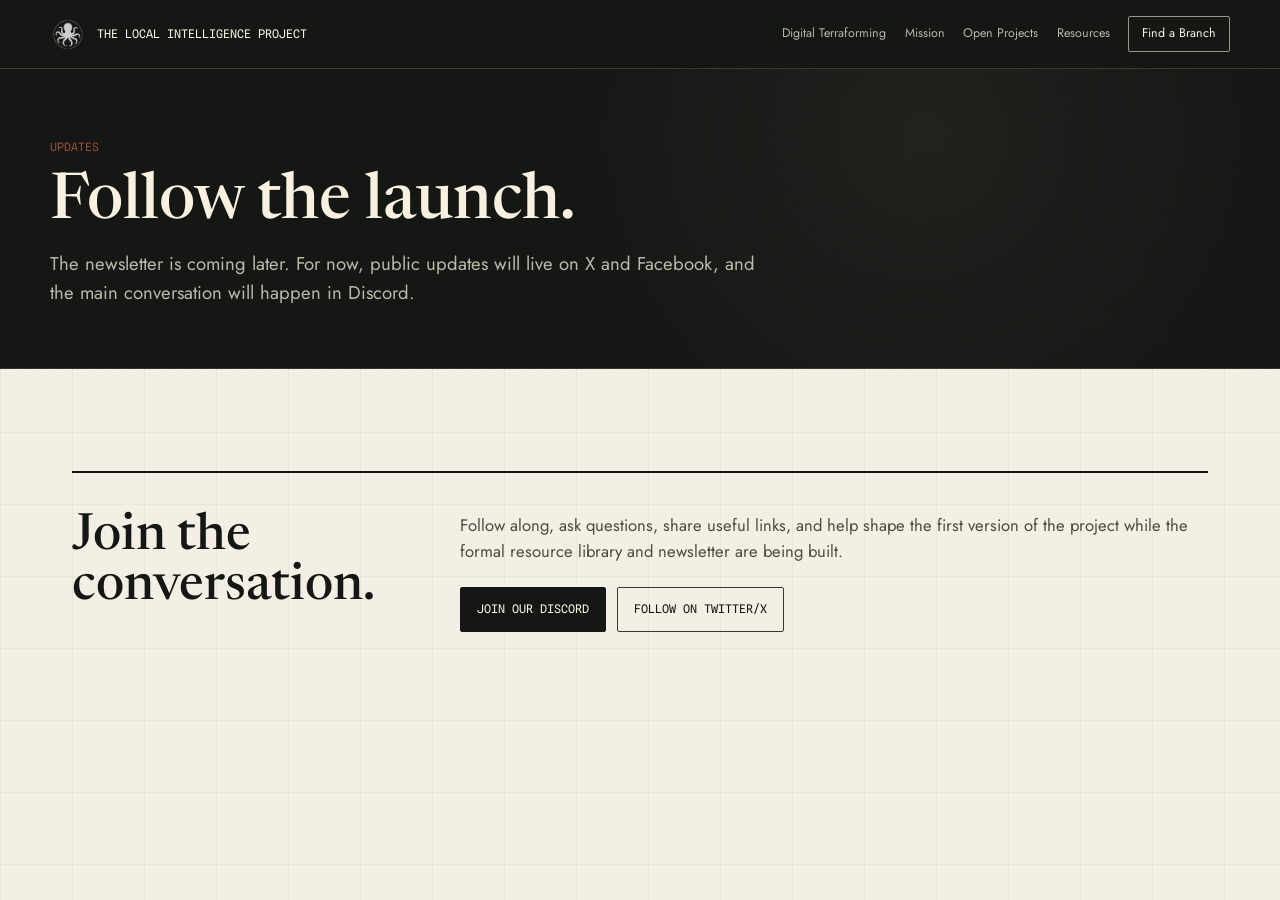
<file: newsletter.html>
<!DOCTYPE html>
<html lang="en">
<head>
  <meta charset="UTF-8" />
  <meta name="viewport" content="width=device-width, initial-scale=1.0" />
  <title>Newsletter - The Local Intelligence Project</title>
  <meta name="description" content="Community update links for The Local Intelligence Project." />
  <link rel="icon" type="image/png" href="assets/logo.png" />
  <link rel="preconnect" href="https://fonts.googleapis.com" />
  <link rel="preconnect" href="https://fonts.gstatic.com" crossorigin />
  <link href="https://fonts.googleapis.com/css2?family=Jost:wght@300;400;500;600&amp;family=Newsreader:wght@400;500;600&amp;family=Spline+Sans+Mono:wght@400;500&amp;display=swap" rel="stylesheet" />
  <link rel="stylesheet" href="styles.css?v=20260605-branch-pins" />
</head>
<body>
  <div class="edit-panel" data-editor-ui>
    <button type="button" id="editToggle">Edit page</button>
    <button type="button" id="exportEdits">Export HTML</button>
    <button type="button" id="showHidden">Show hidden</button>
    <button type="button" id="resetEdits">Reset edits</button>
    <span id="editStatus">Fresh editor</span>
  </div>

  <header class="nav" id="top">
    <a class="nav__brand" href="index.html">
      <img src="assets/logo-octopus-mark.png" alt="" class="nav__mark" onerror="this.style.display='none'" />
      <span>The Local Intelligence Project</span>
    </a>
    <nav class="nav__links">
      <a href="digital-terraforming.html">Digital Terraforming</a>
      <a href="mission.html">Mission</a>
      <a href="open-projects.html">Open Projects</a>
      <a href="resources.html">Resources</a>
      <a href="branches.html#atlas" class="nav__cta">Find a Branch</a>
    </nav>
  </header>
  <section class="placeholder-hero">
    <div class="placeholder-hero__inner">
      <span class="eyebrow">Updates</span>
      <h1>Follow the launch.</h1>
      <p>The newsletter is coming later. For now, public updates will live on X and Facebook, and the main conversation will happen in Discord.</p>
    </div>
  </section>
  <section class="section">
    <div class="placeholder-panel">
      <h2>Join the conversation.</h2>
      <div>
        <p>Follow along, ask questions, share useful links, and help shape the first version of the project while the formal resource library and newsletter are being built.</p>
        <div class="placeholder-actions">
          <a href="https://discord.gg/W8UtFEUrK" class="btn btn--solid">Join our Discord</a>
          <a href="https://x.com/LocalIntelProj" class="btn btn--ghost">Follow on Twitter/X</a>
        </div>
      </div>
    </div>
  </section>
  <script src="page-editor.js?v=20260604-disk-save"></script>
</body>
</html>
</file>
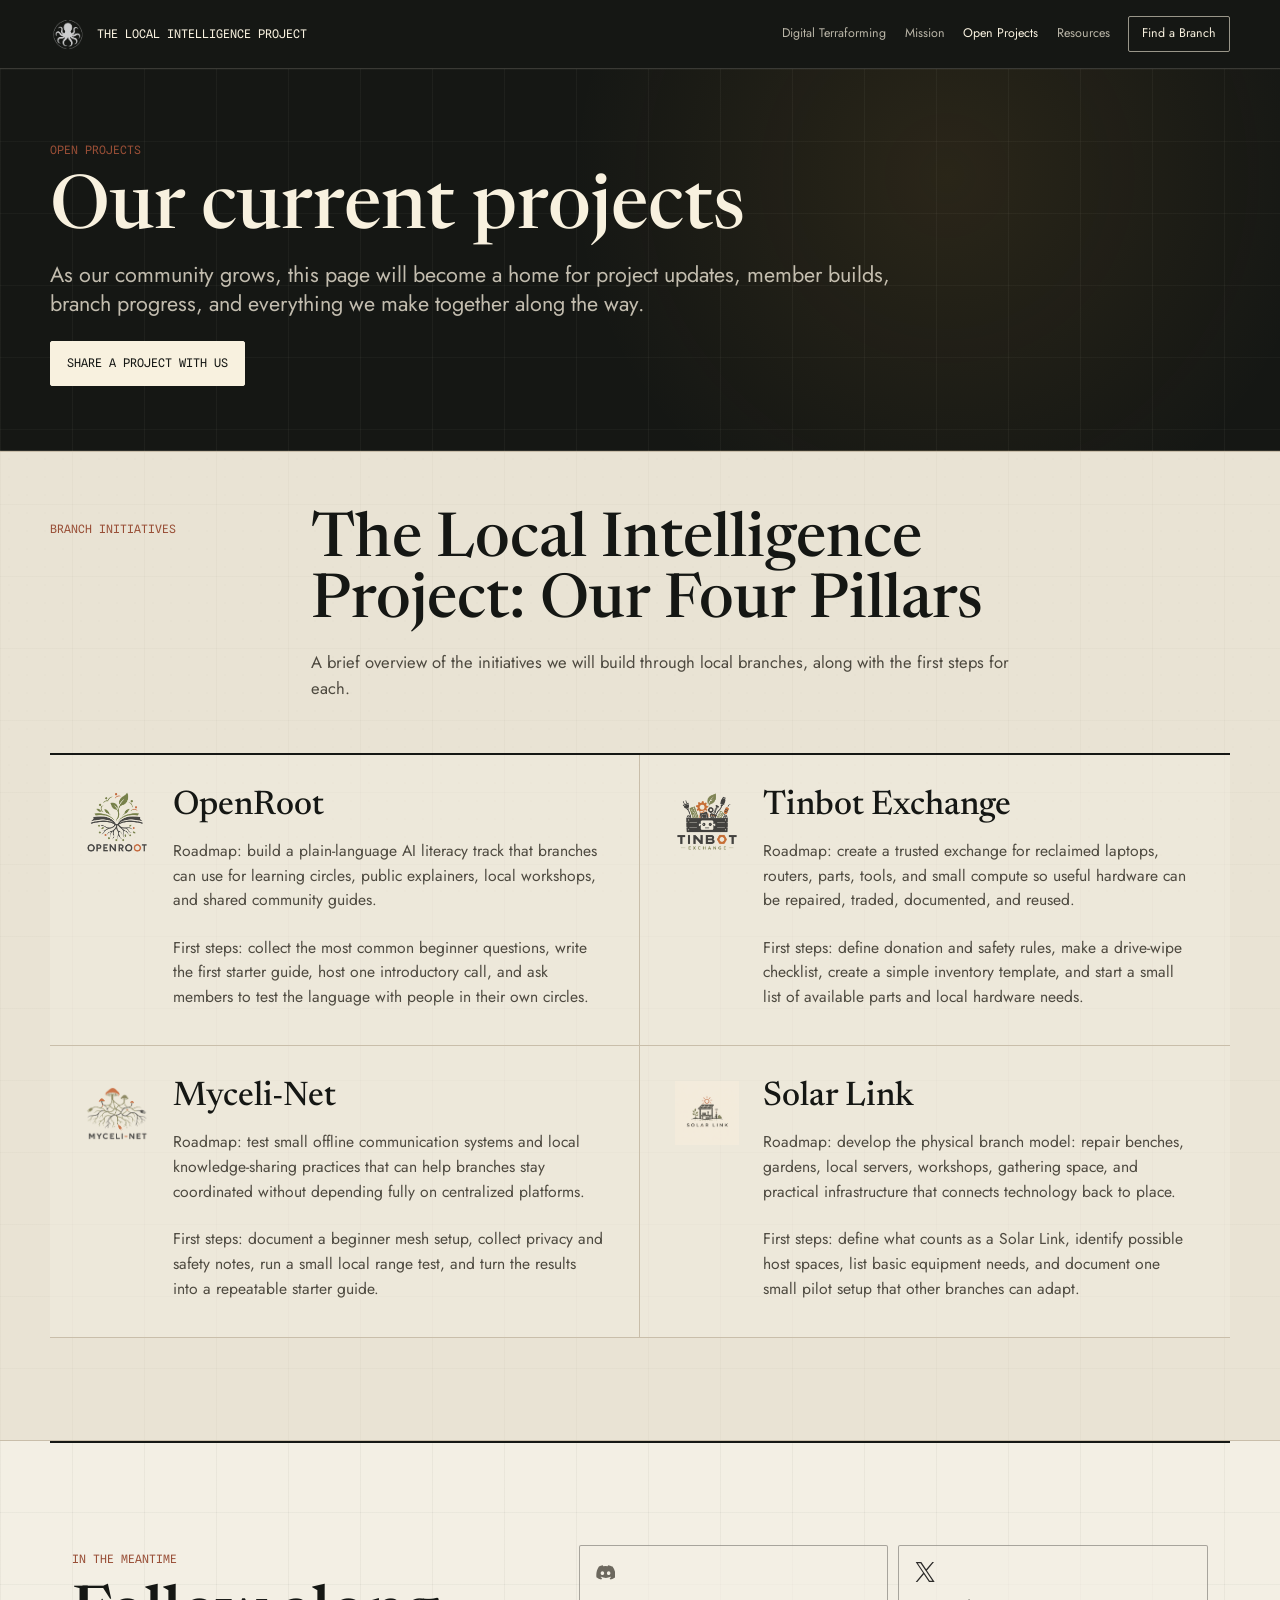
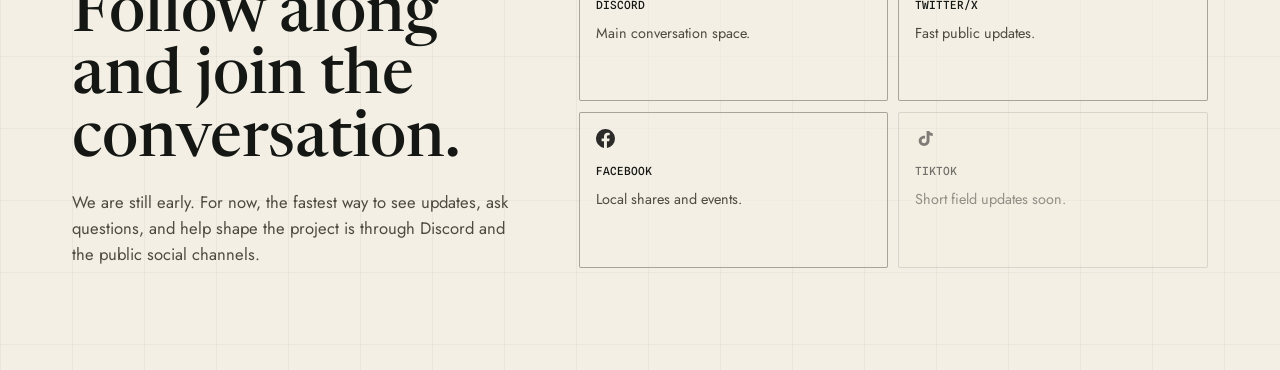
<file: open-projects.html>
<!DOCTYPE html>
<html lang="en">
<head>
  <meta charset="UTF-8" />
  <meta name="viewport" content="width=device-width, initial-scale=1.0" />
  <title>Open Projects - The Local Intelligence Project</title>
  <meta name="description" content="Current project work, branch updates, gallery notes, and open project documentation for The Local Intelligence Project." />
  <link rel="icon" type="image/png" href="assets/logo.png" />
  <link rel="preconnect" href="https://fonts.googleapis.com" />
  <link rel="preconnect" href="https://fonts.gstatic.com" crossorigin />
  <link href="https://fonts.googleapis.com/css2?family=Jost:wght@300;400;500;600&amp;family=Newsreader:wght@400;500;600&amp;family=Spline+Sans+Mono:wght@400;500&amp;display=swap" rel="stylesheet" />
  <link rel="stylesheet" href="styles.css?v=20260605-branch-pins" />
</head>
<body>
  <div class="edit-panel" data-editor-ui>
    <button type="button" id="editToggle">Edit page</button>
    <button type="button" id="exportEdits">Export HTML</button>
    <button type="button" id="showHidden">Show hidden</button>
    <button type="button" id="resetEdits">Reset edits</button>
    <span id="editStatus">Fresh editor</span>
  </div>

  <header class="nav" id="top">
    <a class="nav__brand" href="index.html">
      <img src="assets/logo-octopus-mark.png" alt="" class="nav__mark" onerror="this.style.display='none'" />
      <span>The Local Intelligence Project</span>
    </a>
    <nav class="nav__links">
      <a href="digital-terraforming.html">Digital Terraforming</a>
      <a href="mission.html">Mission</a>
      <a href="open-projects.html" aria-current="page">Open Projects</a>
      <a href="resources.html">Resources</a>
      <a href="branches.html#atlas" class="nav__cta">Find a Branch</a>
    </nav>
  </header>
  <section class="article-hero project-hero">
    <div class="article-hero__inner">
      <span class="eyebrow">Open projects</span>
      <h1>Our current projects</h1>
      <p>As our community grows, this page will become a home for project updates, member builds, branch progress, and everything we make together along the way.</p>
      <div class="article-hero__actions">
        <a href="mailto:thelocalintelligenceproject@protonmail.com" class="btn btn--solid">Share a project with us</a>
      </div>
    </div>
  </section>

  <section class="section section--alt" id="projects">
    <div class="project-section-intro">
      <span class="eyebrow">Branch initiatives</span>
      <h2>The Local Intelligence Project: Our Four Pillars</h2>
      <p>A brief overview of the initiatives we will build through local branches, along with the first steps for each.</p>
    </div>
    <div class="project-initiative-notes" aria-label="Initiative descriptions">
      <article>
        <img src="assets/openroot-icon.png" alt="" class="project-initiative__mark" loading="lazy" decoding="async" />
        <h3>OpenRoot</h3>
        <p>Roadmap: build a plain-language AI literacy track that branches can use for learning circles, public explainers, local workshops, and shared community guides.</p>
        <p>First steps: collect the most common beginner questions, write the first starter guide, host one introductory call, and ask members to test the language with people in their own circles.</p>
      </article>
      <article>
        <img src="assets/tinbot-exchange-icon.png" alt="" class="project-initiative__mark" loading="lazy" decoding="async" />
        <h3>Tinbot Exchange</h3>
        <p>Roadmap: create a trusted exchange for reclaimed laptops, routers, parts, tools, and small compute so useful hardware can be repaired, traded, documented, and reused.</p>
        <p>First steps: define donation and safety rules, make a drive-wipe checklist, create a simple inventory template, and start a small list of available parts and local hardware needs.</p>
      </article>
      <article>
        <img src="assets/myceli-net-icon.png" alt="" class="project-initiative__mark" loading="lazy" decoding="async" />
        <h3>Myceli-Net</h3>
        <p>Roadmap: test small offline communication systems and local knowledge-sharing practices that can help branches stay coordinated without depending fully on centralized platforms.</p>
        <p>First steps: document a beginner mesh setup, collect privacy and safety notes, run a small local range test, and turn the results into a repeatable starter guide.</p>
      </article>
      <article>
        <img src="assets/solar-link-icon.png" alt="" class="project-initiative__mark" loading="lazy" decoding="async" />
        <h3>Solar Link</h3>
        <p>Roadmap: develop the physical branch model: repair benches, gardens, local servers, workshops, gathering space, and practical infrastructure that connects technology back to place.</p>
        <p>First steps: define what counts as a Solar Link, identify possible host spaces, list basic equipment needs, and document one small pilot setup that other branches can adapt.</p>
      </article>
    </div>
  </section>

  <section class="section project-follow">
    <div class="project-follow__copy">
      <span class="eyebrow">In the meantime</span>
      <h2>Follow along and join the conversation.</h2>
      <p>We are still early. For now, the fastest way to see updates, ask questions, and help shape the project is through Discord and the public social channels.</p>
    </div>
    <div class="project-follow__links" aria-label="Social media and community links">
      <a class="social-link" href="https://discord.gg/W8UtFEUrK" aria-label="Join our Discord">
        <span class="discord-cta__icon social-icon" aria-hidden="true"></span>
        <strong>Discord</strong>
        <span>Main conversation space.</span>
      </a>
      <a class="social-link" href="https://x.com/LocalIntelProj" aria-label="Twitter/X profile">
        <img class="social-icon" src="assets/x-mark.svg" alt="" loading="lazy" decoding="async" />
        <strong>Twitter/X</strong>
        <span>Fast public updates.</span>
      </a>
      <a class="social-link" href="https://www.facebook.com/profile.php?id=61590782542123" aria-label="Facebook profile">
        <img class="social-icon" src="assets/facebook-mark.svg" alt="" loading="lazy" decoding="async" />
        <strong>Facebook</strong>
        <span>Local shares and events.</span>
      </a>
      <a class="social-link social-link--disabled" aria-label="TikTok profile coming soon" aria-disabled="true">
        <img class="social-icon" src="assets/tiktok-mark.svg" alt="" loading="lazy" decoding="async" />
        <strong>TikTok</strong>
        <span>Short field updates soon.</span>
      </a>
    </div>
  </section>
  <script src="page-editor.js?v=20260604-disk-save"></script>
</body>
</html>
</file>
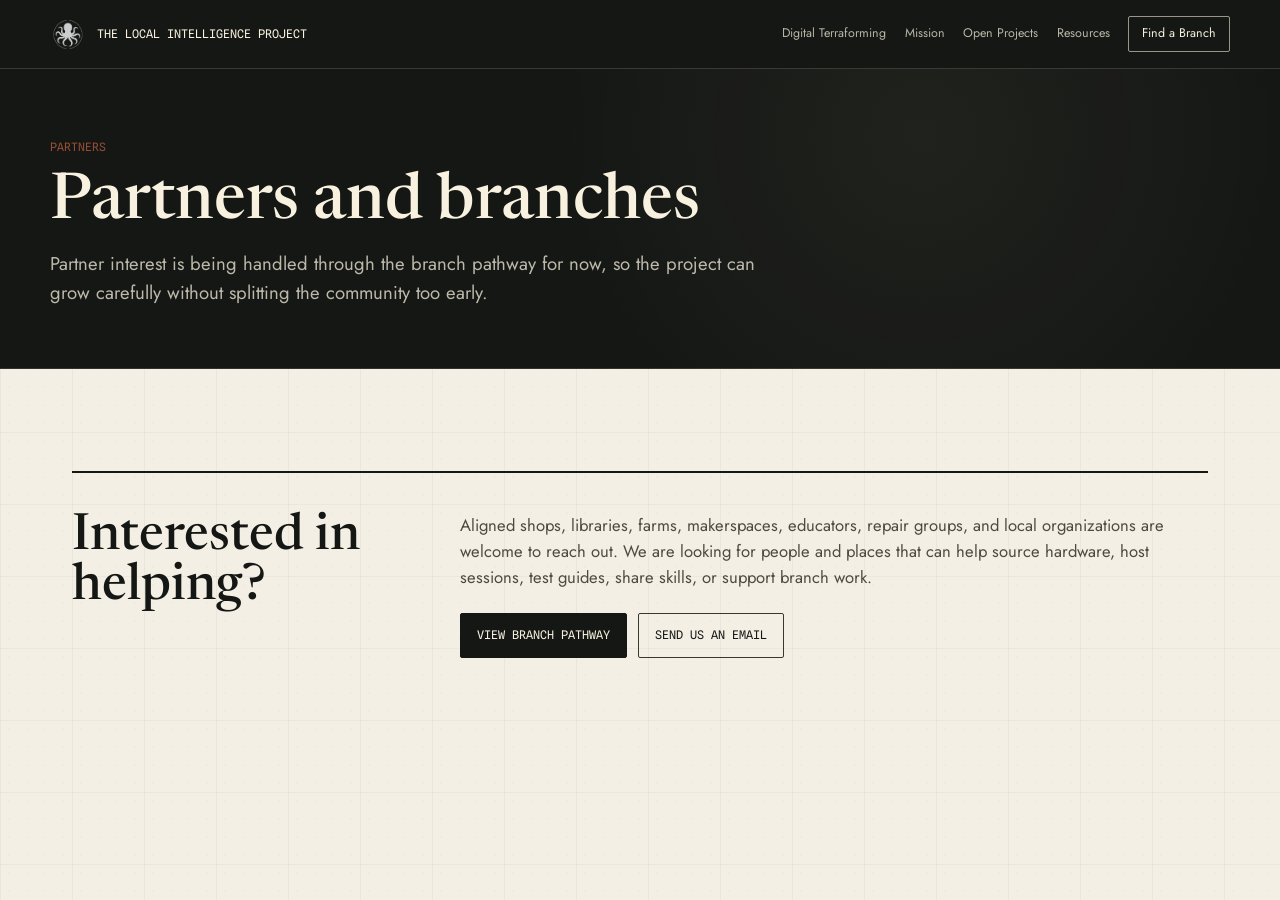
<file: partners.html>
<!DOCTYPE html>
<html lang="en">
<head>
  <meta charset="UTF-8" />
  <meta name="viewport" content="width=device-width, initial-scale=1.0" />
  <title>Partners - The Local Intelligence Project</title>
  <meta name="description" content="Partner and branch pathways for The Local Intelligence Project." />
  <link rel="icon" type="image/png" href="assets/logo.png" />
  <link rel="preconnect" href="https://fonts.googleapis.com" />
  <link rel="preconnect" href="https://fonts.gstatic.com" crossorigin />
  <link href="https://fonts.googleapis.com/css2?family=Jost:wght@300;400;500;600&amp;family=Newsreader:wght@400;500;600&amp;family=Spline+Sans+Mono:wght@400;500&amp;display=swap" rel="stylesheet" />
  <link rel="stylesheet" href="styles.css?v=20260605-branch-pins" />
</head>
<body>
  <div class="edit-panel" data-editor-ui>
    <button type="button" id="editToggle">Edit page</button>
    <button type="button" id="exportEdits">Export HTML</button>
    <button type="button" id="showHidden">Show hidden</button>
    <button type="button" id="resetEdits">Reset edits</button>
    <span id="editStatus">Fresh editor</span>
  </div>

  <header class="nav" id="top">
    <a class="nav__brand" href="index.html">
      <img src="assets/logo-octopus-mark.png" alt="" class="nav__mark" onerror="this.style.display='none'" />
      <span>The Local Intelligence Project</span>
    </a>
    <nav class="nav__links">
      <a href="digital-terraforming.html">Digital Terraforming</a>
      <a href="mission.html">Mission</a>
      <a href="open-projects.html">Open Projects</a>
      <a href="resources.html">Resources</a>
      <a href="branches.html#atlas" class="nav__cta">Find a Branch</a>
    </nav>
  </header>
  <section class="placeholder-hero">
    <div class="placeholder-hero__inner">
      <span class="eyebrow">Partners</span>
      <h1>Partners and branches</h1>
      <p>Partner interest is being handled through the branch pathway for now, so the project can grow carefully without splitting the community too early.</p>
    </div>
  </section>
  <section class="section">
    <div class="placeholder-panel">
      <h2>Interested in helping?</h2>
      <div>
        <p>Aligned shops, libraries, farms, makerspaces, educators, repair groups, and local organizations are welcome to reach out. We are looking for people and places that can help source hardware, host sessions, test guides, share skills, or support branch work.</p>
        <div class="placeholder-actions">
          <a href="branches.html#branch-founder" class="btn btn--solid">View branch pathway</a>
          <a href="mailto:thelocalintelligenceproject@protonmail.com" class="btn btn--ghost">Send us an email</a>
        </div>
      </div>
    </div>
  </section>
  <script src="page-editor.js?v=20260604-disk-save"></script>
</body>
</html>
</file>
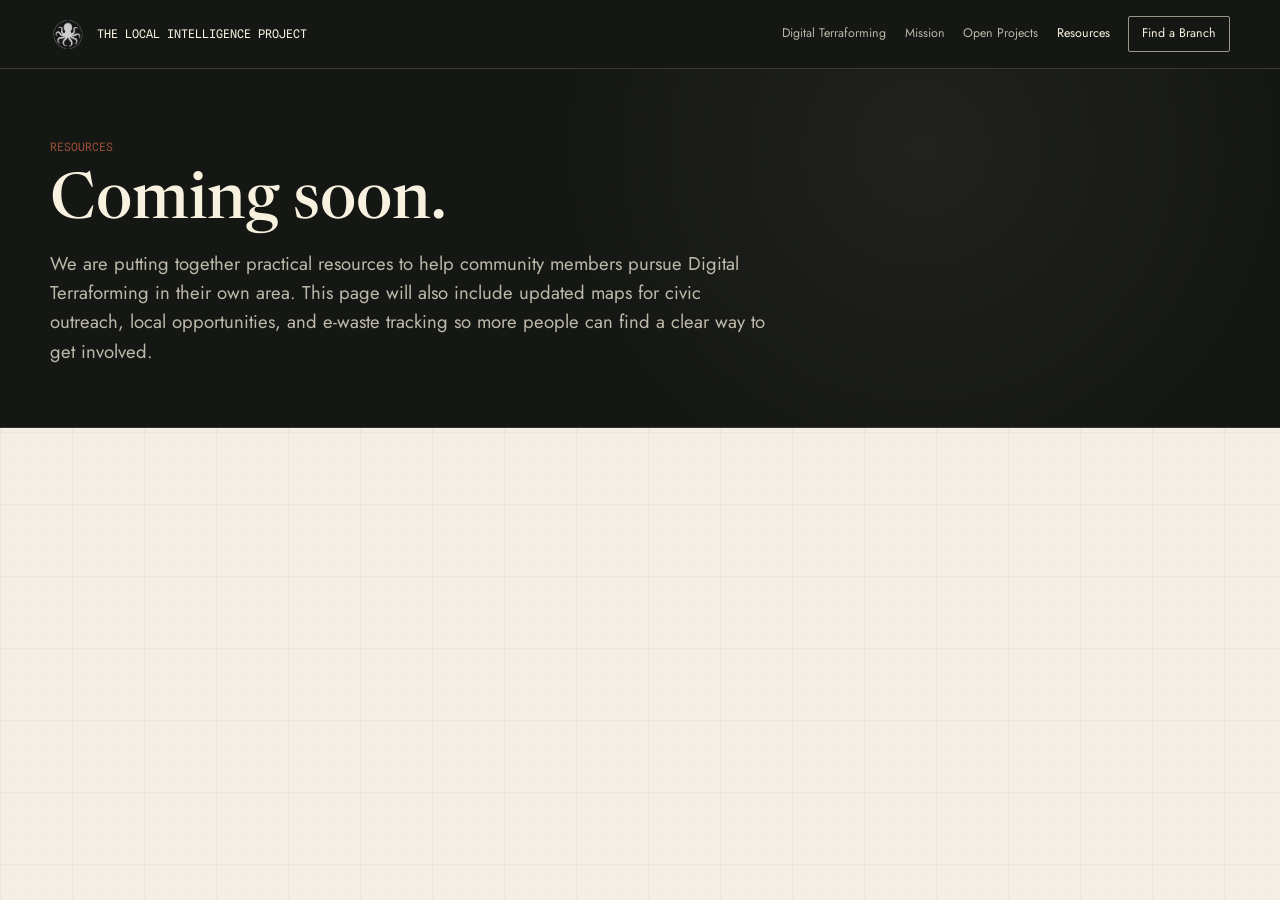
<file: resources.html>
<!DOCTYPE html>
<html lang="en">
<head>
  <meta charset="UTF-8" />
  <meta name="viewport" content="width=device-width, initial-scale=1.0" />
  <title>Resources - The Local Intelligence Project</title>
  <meta name="description" content="Guides, templates, reference links, and practical resources for The Local Intelligence Project." />
  <link rel="icon" type="image/png" href="assets/logo.png" />
  <link rel="preconnect" href="https://fonts.googleapis.com" />
  <link rel="preconnect" href="https://fonts.gstatic.com" crossorigin />
  <link href="https://fonts.googleapis.com/css2?family=Jost:wght@300;400;500;600&amp;family=Newsreader:wght@400;500;600&amp;family=Spline+Sans+Mono:wght@400;500&amp;display=swap" rel="stylesheet" />
  <link rel="stylesheet" href="styles.css?v=20260605-branch-pins" />
</head>
<body>
  <div class="edit-panel" data-editor-ui>
    <button type="button" id="editToggle">Edit page</button>
    <button type="button" id="exportEdits">Export HTML</button>
    <button type="button" id="showHidden">Show hidden</button>
    <button type="button" id="resetEdits">Reset edits</button>
    <span id="editStatus">Fresh editor</span>
  </div>

  <header class="nav" id="top">
    <a class="nav__brand" href="index.html">
      <img src="assets/logo-octopus-mark.png" alt="" class="nav__mark" onerror="this.style.display='none'" />
      <span>The Local Intelligence Project</span>
    </a>
    <nav class="nav__links">
      <a href="digital-terraforming.html">Digital Terraforming</a>
      <a href="mission.html">Mission</a>
      <a href="open-projects.html">Open Projects</a>
      <a href="resources.html" aria-current="page">Resources</a>
      <a href="branches.html#atlas" class="nav__cta">Find a Branch</a>
    </nav>
  </header>
  <section class="placeholder-hero">
    <div class="placeholder-hero__inner">
      <span class="eyebrow">Resources</span>
      <h1>Coming soon.</h1>
      <p>We are putting together practical resources to help community members pursue Digital Terraforming in their own area. This page will also include updated maps for civic outreach, local opportunities, and e-waste tracking so more people can find a clear way to get involved.</p>
    </div>
  </section>
  <script src="page-editor.js?v=20260604-disk-save"></script>
</body>
</html>
</file>
<file: styles.css>
/* ============================================================
   The Local Intelligence Project
   Visual system: civic archive, intelligence field manual.
   ============================================================ */

:root {
  --paper: #f3efe4;
  --paper-soft: #ebe5d7;
  --paper-warm: #ded4bf;
  --ink: #151714;
  --ink-soft: #4e4a40;
  --ink-faint: #817968;
  --line: #c9beaa;
  --line-dark: #393830;
  --moss: #56613f;
  --moss-deep: #3f4930;
  --moss-shadow: #2e3724;
  --steel: #4a5538;
  --blue-dark: #343d2a;
  --clay: #984e36;
  --gold: #b88938;
  --paper-on-dark: #f8f1df;
  --maxw: 1180px;
}

* { box-sizing: border-box; margin: 0; padding: 0; }

html { scroll-behavior: smooth; }

body {
  background:
    linear-gradient(90deg, rgba(21,23,20,0.045) 1px, transparent 1px),
    linear-gradient(rgba(21,23,20,0.035) 1px, transparent 1px),
    var(--paper);
  background-size: 72px 72px, 72px 72px, auto;
  color: var(--ink);
  font-family: 'Jost', system-ui, sans-serif;
  font-weight: 400;
  line-height: 1.58;
  -webkit-font-smoothing: antialiased;
  text-rendering: optimizeLegibility;
}

body::before {
  content: "";
  position: fixed;
  inset: 0;
  pointer-events: none;
  z-index: 0;
  background: radial-gradient(rgba(21,23,20,0.06) 0.75px, transparent 0.75px);
  background-size: 18px 18px;
  opacity: 0.28;
}

section, header, footer { position: relative; z-index: 1; }
section { scroll-margin-top: 90px; }

a { color: inherit; }

h1,
h2 {
  font-family: 'Newsreader', Georgia, serif;
  font-weight: 500;
  line-height: 0.98;
  letter-spacing: 0;
}

h3,
h4 {
  font-weight: 500;
  line-height: 1.12;
  letter-spacing: 0;
}

.eyebrow {
  display: inline-block;
  font-family: 'Spline Sans Mono', monospace;
  font-size: 0.72rem;
  letter-spacing: 0;
  text-transform: uppercase;
  color: var(--clay);
  margin-bottom: 1rem;
}

/* ===== NAV ===== */
.nav {
  display: flex;
  align-items: center;
  justify-content: space-between;
  max-width: 100%;
  margin: 0 auto;
  padding-top: 1rem;
  padding-bottom: 1rem;
  padding-left: max(1.4rem, calc((100vw - var(--maxw)) / 2));
  padding-right: max(1.4rem, calc((100vw - var(--maxw)) / 2));
  position: sticky;
  top: 0;
  z-index: 50;
  background: var(--ink);
  color: var(--paper-on-dark);
  border-bottom: 1px solid rgba(248,241,223,0.16);
  backdrop-filter: none;
}

.nav__brand {
  display: flex;
  align-items: center;
  gap: 0.7rem;
  text-decoration: none;
  color: var(--paper-on-dark);
  font-family: 'Spline Sans Mono', monospace;
  font-size: 0.74rem;
  letter-spacing: 0;
  text-transform: uppercase;
}

.nav__mark {
  width: 36px;
  height: 36px;
  flex: none;
  object-fit: contain;
  object-position: center;
  filter: invert(1);
  opacity: 0.86;
}

.nav__links {
  display: flex;
  align-items: center;
  gap: clamp(0.7rem, 1.45vw, 1.2rem);
}

.nav__links a {
  text-decoration: none;
  color: rgba(248,241,223,0.72);
  font-size: 0.78rem;
  letter-spacing: 0;
  transition: color 0.2s ease, border-color 0.2s ease;
}

.nav__links a:hover { color: var(--paper-on-dark); }

.nav__links a[aria-current="page"] {
  color: var(--paper-on-dark);
}

.nav__cta {
  border: 1px solid rgba(248,241,223,0.58);
  border-radius: 2px;
  padding: 0.45rem 0.8rem;
  color: var(--paper-on-dark) !important;
}

.nav__cta:hover {
  border-color: var(--paper-on-dark);
  background: var(--paper-on-dark);
  color: var(--ink) !important;
}

/* ===== HERO ===== */
.hero {
  overflow: hidden;
  background:
    radial-gradient(circle at 52% 42%, rgba(248,241,223,0.045), transparent 45%),
    var(--ink);
  color: var(--paper-on-dark);
  padding: clamp(4rem, 9vw, 7rem) 1.4rem clamp(3.2rem, 6vw, 5rem);
  border-bottom: 1px solid var(--line-dark);
}

.hero__inner {
  max-width: var(--maxw);
  min-height: auto;
  margin: 0 auto;
  display: grid;
  grid-template-columns: minmax(0, 0.95fr) minmax(260px, 0.55fr);
  grid-template-areas:
    "title mark"
    "tagline mark"
    "lede mark"
    "facts mark"
    "actions mark"
    "whisper mark";
  column-gap: clamp(2rem, 5vw, 5rem);
  align-items: center;
  text-align: left;
}

.hero__logo {
  grid-area: mark;
  justify-self: end;
  width: min(430px, 100%);
  height: auto;
  filter: invert(1);
  opacity: 0.18;
  mix-blend-mode: screen;
  pointer-events: none;
}

.hero h1 {
  grid-area: title;
  max-width: 740px;
  margin: 0 0 1.25rem;
  font-size: clamp(3.2rem, 7.2vw, 7.6rem);
}

.hero__tagline {
  grid-area: tagline;
  max-width: 680px;
  font-size: clamp(1.55rem, 3vw, 2.55rem);
  line-height: 1.05;
  color: var(--paper-on-dark);
  margin-bottom: 1.3rem;
}

.hero__lede {
  grid-area: lede;
  max-width: 650px;
  font-size: clamp(1rem, 1.45vw, 1.23rem);
  color: rgba(248,241,223,0.74);
  margin-bottom: 2rem;
}

.hero__facts {
  grid-area: facts;
  display: flex;
  flex-wrap: wrap;
  gap: 0.35rem 0.8rem;
  max-width: 720px;
  margin-bottom: 2rem;
  font-family: 'Spline Sans Mono', monospace;
  font-size: 0.74rem;
  letter-spacing: 0;
  text-transform: uppercase;
  color: rgba(248,241,223,0.58);
}

.hero__facts span {
  display: inline-flex;
  align-items: center;
  gap: 0.8rem;
}

.hero__facts span:not(:last-child)::after {
  content: "/";
  color: rgba(248,241,223,0.24);
}

.hero__actions {
  grid-area: actions;
  display: flex;
  gap: 0.75rem;
  flex-wrap: wrap;
}

/* ===== BUTTONS ===== */
.btn {
  display: inline-flex;
  align-items: center;
  justify-content: center;
  min-height: 42px;
  text-decoration: none;
  font-family: 'Spline Sans Mono', monospace;
  font-size: 0.74rem;
  letter-spacing: 0;
  text-transform: uppercase;
  padding: 0.76rem 1rem;
  border-radius: 2px;
  transition: background 0.2s ease, color 0.2s ease, border-color 0.2s ease;
  border: 1px solid currentColor;
}

.btn--solid {
  background: var(--paper-on-dark);
  color: var(--ink);
  border-color: var(--paper-on-dark);
}

.btn--solid:hover {
  background: var(--gold);
  border-color: var(--gold);
  color: var(--ink);
}

.btn--ghost {
  background: transparent;
  color: inherit;
  border-color: rgba(248,241,223,0.38);
}

.btn--ghost:hover { border-color: currentColor; }

.section .btn--solid {
  background: var(--ink);
  color: var(--paper-on-dark);
  border-color: var(--ink);
}

.section .btn--ghost {
  color: var(--ink);
  border-color: var(--line-dark);
}

/* ===== SECTIONS ===== */
.section {
  max-width: var(--maxw);
  margin: 0 auto;
  padding: clamp(4.5rem, 8vw, 7rem) 1.4rem;
  scroll-margin-top: 84px;
}

.section--alt,
.section--vision {
  max-width: 100%;
  border-top: 1px solid var(--line);
  border-bottom: 1px solid var(--line);
}

.section--alt { background: rgba(222,212,191,0.44); }
.section--vision { background: var(--moss-deep); color: var(--paper-on-dark); }

.section--alt > *,
.section--vision > * {
  max-width: var(--maxw);
  margin-left: auto;
  margin-right: auto;
}

.section__head {
  display: grid;
  grid-template-columns: minmax(130px, 210px) minmax(0, 790px);
  column-gap: clamp(1.4rem, 4vw, 4.2rem);
  align-items: start;
  max-width: none;
  margin-bottom: clamp(2.4rem, 5vw, 4rem);
}

.section__head .eyebrow {
  grid-column: 1;
  margin-top: 0.42rem;
}

.section__head h2,
.section__head .section__note {
  grid-column: 2;
}

.section__head h2 {
  font-size: clamp(2.4rem, 5.2vw, 5.15rem);
}

.section__note {
  max-width: 760px;
  margin-top: 1.2rem;
  color: var(--ink-soft);
  font-size: 1.04rem;
}

/* ===== PLACEHOLDER PAGES ===== */
.placeholder-hero {
  max-width: 100%;
  padding: clamp(2.6rem, 5vw, 4.1rem) 1.4rem clamp(2.4rem, 4.8vw, 3.8rem);
  background:
    radial-gradient(circle at 72% 22%, rgba(248,241,223,0.05), transparent 38%),
    var(--ink);
  color: var(--paper-on-dark);
  border-bottom: 1px solid rgba(248,241,223,0.12);
}

.placeholder-hero__inner {
  max-width: var(--maxw);
  margin: 0 auto;
}

.placeholder-hero h1 {
  max-width: 920px;
  font-size: clamp(2.4rem, 5vw, 4.8rem);
}

.placeholder-hero p {
  max-width: 720px;
  margin-top: 0.85rem;
  color: rgba(248,241,223,0.74);
  font-size: clamp(1rem, 1.45vw, 1.16rem);
}

.placeholder-panel {
  display: grid;
  grid-template-columns: minmax(220px, 0.45fr) minmax(0, 1fr);
  gap: clamp(1.5rem, 4vw, 4rem);
  border-top: 2px solid var(--ink);
  padding-top: clamp(1.5rem, 3vw, 2.4rem);
}

.placeholder-panel h2 {
  font-size: clamp(2rem, 4vw, 4rem);
}

.placeholder-panel p {
  max-width: 760px;
  color: var(--ink-soft);
  font-size: 1.04rem;
}

.mission-statement {
  grid-column: 1 / -1;
  display: grid;
  grid-template-columns: minmax(220px, 0.45fr) minmax(0, 1fr);
  gap: clamp(1.5rem, 4vw, 4rem);
  padding-bottom: clamp(1.8rem, 4vw, 3rem);
  margin-bottom: clamp(1.5rem, 3vw, 2.2rem);
  border-bottom: 1px solid var(--line);
}

.mission-statement .eyebrow {
  grid-column: 1 / -1;
}

.mission-statement h2 {
  max-width: 10ch;
}

.mission-statement__copy {
  display: grid;
  gap: 1rem;
}

.placeholder-actions {
  display: flex;
  flex-wrap: wrap;
  gap: 0.7rem;
  margin-top: 1.4rem;
}

/* ===== ARTICLE PAGES ===== */
.article-hero {
  max-width: 100%;
  padding: clamp(2.7rem, 5.2vw, 4.2rem) 1.4rem clamp(2.5rem, 5vw, 4rem);
  background:
    linear-gradient(90deg, rgba(248,241,223,0.045) 1px, transparent 1px),
    linear-gradient(rgba(248,241,223,0.035) 1px, transparent 1px),
    radial-gradient(circle at 74% 28%, rgba(184,137,56,0.13), transparent 38%),
    var(--ink);
  background-size: 72px 72px, 72px 72px, auto, auto;
  color: var(--paper-on-dark);
  border-bottom: 1px solid rgba(248,241,223,0.12);
}

.article-hero__inner {
  max-width: var(--maxw);
  margin: 0 auto;
}

.article-hero h1 {
  max-width: 960px;
  font-size: clamp(2.7rem, 5.8vw, 5.15rem);
}

.article-hero p {
  max-width: 760px;
  margin-top: 0.85rem;
  color: rgba(248,241,223,0.76);
  font-size: clamp(1.02rem, 1.7vw, 1.35rem);
  line-height: 1.34;
}

.article-hero__actions {
  display: flex;
  flex-wrap: wrap;
  gap: 0.7rem;
  margin-top: 1.35rem;
}

.essay {
  max-width: var(--maxw);
}

.essay__mast {
  max-width: 940px;
  margin-left: min(14vw, 170px);
  border-top: 2px solid var(--ink);
  padding-top: clamp(1.5rem, 3vw, 2.2rem);
}

.essay__lede {
  max-width: 860px;
  font-family: 'Newsreader', Georgia, serif;
  font-size: clamp(2rem, 4.4vw, 4.2rem);
  line-height: 1.02;
}

.essay__intro {
  max-width: 780px;
  margin-top: 1.1rem;
  color: var(--ink-soft);
  font-size: clamp(1.05rem, 1.55vw, 1.2rem);
}

.essay__body {
  margin-top: clamp(2.5rem, 5vw, 4.5rem);
}

.essay-block {
  display: grid;
  grid-template-columns: minmax(160px, 0.36fr) minmax(0, 0.64fr);
  gap: clamp(1.4rem, 4vw, 4.5rem);
  border-top: 1px solid rgba(21,23,20,0.2);
  padding: clamp(2rem, 4.8vw, 3.8rem) 0;
}

.essay-block h2 {
  font-size: clamp(2rem, 3.5vw, 3.5rem);
}

.essay-block__copy {
  max-width: 760px;
}

.essay-block p {
  color: var(--ink-soft);
  font-size: clamp(1.02rem, 1.28vw, 1.12rem);
  line-height: 1.7;
  margin-bottom: 1.15rem;
}

.essay-block p:last-child {
  margin-bottom: 0;
}

.essay-cards {
  display: grid;
  grid-template-columns: repeat(2, minmax(0, 1fr));
  margin-top: 1.8rem;
  border-top: 2px solid var(--ink);
  border-left: 1px solid var(--line);
}

.essay-cards article {
  min-height: 230px;
  padding: clamp(1.2rem, 2.4vw, 1.8rem);
  border-right: 1px solid var(--line);
  border-bottom: 1px solid var(--line);
  background: rgba(243,239,228,0.5);
}

.essay-cards span {
  display: block;
  margin-bottom: 1.6rem;
  font-family: 'Spline Sans Mono', monospace;
  font-size: 0.72rem;
  color: var(--clay);
}

.essay-cards h3 {
  font-family: 'Newsreader', Georgia, serif;
  font-size: clamp(1.45rem, 2.2vw, 2.15rem);
  margin-bottom: 0.7rem;
}

.essay-cards p {
  font-size: 0.96rem;
  line-height: 1.55;
}

.source-notes {
  margin-left: min(14vw, 170px);
  border-top: 2px solid var(--ink);
  border-bottom: 1px solid var(--line);
  padding: 1.35rem 0;
}

.source-notes h2 {
  margin-bottom: 0.75rem;
  font-family: 'Spline Sans Mono', monospace;
  font-size: 0.74rem;
  text-transform: uppercase;
  color: var(--clay);
}

.source-notes ul {
  display: grid;
  gap: 0.55rem;
  max-width: 820px;
  padding-left: 1rem;
  color: var(--ink-soft);
  font-size: 0.92rem;
}

.source-notes a {
  color: var(--ink);
  text-decoration-color: rgba(152,78,54,0.45);
  text-underline-offset: 0.18em;
}

/* ===== ROOTS ===== */
.cards {
  display: grid;
  grid-template-columns: repeat(2, minmax(0, 1fr));
  border-top: 2px solid var(--ink);
}

.card {
  min-height: 320px;
  padding: clamp(1.6rem, 3vw, 2.4rem) clamp(1.2rem, 3vw, 2rem);
  background: rgba(243,239,228,0.55);
  border-right: 1px solid var(--line);
  border-bottom: 1px solid var(--line);
}

.card:nth-child(2n) { border-right: 0; }

.card__num {
  display: block;
  font-family: 'Spline Sans Mono', monospace;
  font-size: 0.74rem;
  color: var(--clay);
  letter-spacing: 0;
  margin-bottom: 2.2rem;
}

.card h3 {
  max-width: 360px;
  font-family: 'Newsreader', Georgia, serif;
  font-size: clamp(1.55rem, 2.5vw, 2.35rem);
  margin-bottom: 0.85rem;
}

.card p,
.init p,
.proj p,
.charter p {
  color: var(--ink-soft);
}

.card ul,
.init ul,
.charter ul {
  margin-top: 1.2rem;
  padding-left: 1.05rem;
  color: var(--ink-soft);
  font-size: 0.95rem;
}

.card li,
.init li,
.charter li { margin: 0.36rem 0; }

/* ===== PRINCIPLES ===== */
.section--principles {
  max-width: 100%;
  background:
    radial-gradient(circle at 20% 10%, rgba(248,241,223,0.045), transparent 34%),
    var(--moss-deep);
  color: var(--paper-on-dark);
  border-top: 1px solid rgba(248,241,223,0.12);
  border-bottom: 1px solid rgba(248,241,223,0.12);
}

.principles {
  max-width: var(--maxw);
  margin: 0 auto;
}

.principles__summary {
  position: relative;
  display: grid;
  grid-template-columns: minmax(280px, 0.88fr) minmax(0, 1.12fr);
  column-gap: clamp(1.5rem, 4.2vw, 3.2rem);
  row-gap: clamp(1.25rem, 2.4vw, 2rem);
  align-items: start;
  overflow: hidden;
  border: 1px solid rgba(248,241,223,0.18);
  border-top: 4px solid var(--gold);
  background:
    linear-gradient(135deg, rgba(184,137,56,0.13), transparent 38%),
    rgba(248,241,223,0.055);
  padding: clamp(1.5rem, 3.5vw, 2.5rem);
}

.principles__summary::before {
  content: "";
  position: absolute;
  left: clamp(1.5rem, 3.5vw, 2.5rem);
  right: clamp(1.5rem, 3.5vw, 2.5rem);
  top: clamp(1.15rem, 2.4vw, 1.7rem);
  height: 1px;
  background: linear-gradient(90deg, var(--gold), rgba(248,241,223,0.18));
  opacity: 0.65;
}

.principles__intro {
  grid-column: 1 / -1;
  grid-row: 1;
  justify-self: center;
  max-width: 760px;
  text-align: center;
}

.section--principles .eyebrow,
.section--split .eyebrow,
.section--vision .eyebrow,
.section--band .eyebrow {
  color: var(--gold);
}

.principles h2 {
  max-width: none;
  font-size: clamp(2.4rem, 4.6vw, 4.6rem);
  line-height: 1;
  overflow-wrap: break-word;
}

.principles__media {
  grid-column: 1;
  grid-row: 2;
  width: 100%;
  max-width: 500px;
  align-self: center;
  border: 1px solid rgba(248,241,223,0.2);
  background: rgba(21,23,20,0.28);
}

.principles__media img {
  display: block;
  width: 100%;
  aspect-ratio: 4 / 3;
  object-fit: cover;
  object-position: center;
  opacity: 0.92;
}

.principles__copy {
  grid-column: 2;
  grid-row: 2;
  align-self: center;
  max-width: 620px;
}

.principles p {
  color: rgba(248,241,223,0.72);
  font-size: clamp(0.98rem, 1.2vw, 1.06rem);
}

.principles p + p {
  margin-top: 0.85rem;
}

/* ===== MISSION ===== */
.section--mission {
  background: var(--paper);
}

.mission {
  display: grid;
  grid-template-columns: minmax(220px, 0.78fr) minmax(0, 1.22fr);
  gap: clamp(1.5rem, 4vw, 4rem);
  align-items: start;
  border-top: 2px solid var(--ink);
  padding-top: clamp(1.5rem, 3vw, 2.4rem);
}

.mission h2 {
  max-width: 560px;
  font-size: clamp(2.15rem, 4.4vw, 4.3rem);
}

.mission__copy {
  max-width: 720px;
  color: var(--ink-soft);
  font-size: clamp(1rem, 1.3vw, 1.1rem);
}

.mission__note {
  margin-top: 1.1rem;
  padding-left: 1rem;
  border-left: 2px solid var(--gold);
}

/* ===== HOW IT WORKS ===== */
.section--split {
  max-width: 100%;
  background: var(--moss-deep);
  color: var(--paper-on-dark);
  border-top: 1px solid rgba(248,241,223,0.12);
  border-bottom: 1px solid rgba(248,241,223,0.12);
}

.split {
  max-width: var(--maxw);
  margin: 0 auto;
  display: grid;
  grid-template-columns: minmax(260px, 0.85fr) minmax(0, 1.15fr);
  gap: clamp(2rem, 6vw, 5rem);
  align-items: start;
}

.section--split .section__note,
.section--vision p,
.section--band .band__sub {
  color: rgba(248,241,223,0.7);
}

.split h2 {
  font-size: clamp(2.2rem, 4.5vw, 4.4rem);
}

.process {
  display: grid;
  border-top: 1px solid rgba(248,241,223,0.24);
}

.process article {
  display: grid;
  grid-template-columns: 64px minmax(210px, 0.45fr) minmax(0, 1fr);
  gap: clamp(1rem, 3vw, 2rem);
  align-items: baseline;
  padding: 1.35rem 0;
  border-bottom: 1px solid rgba(248,241,223,0.16);
}

.process span { grid-column: 1; }
.process h3 { grid-column: 2; }
.process p { grid-column: 3; }

.process span,
.roadmap span {
  display: block;
  font-family: 'Spline Sans Mono', monospace;
  font-size: 0.74rem;
  color: var(--gold);
  letter-spacing: 0;
  text-transform: uppercase;
}

.process h3,
.roadmap h3 {
  font-family: 'Newsreader', Georgia, serif;
  font-size: clamp(1.45rem, 2.4vw, 2.15rem);
  margin-bottom: 0.38rem;
}

.process p {
  color: rgba(248,241,223,0.68);
  font-size: 0.96rem;
}

/* ===== WHY ===== */
.section--band {
  max-width: 100%;
  padding: clamp(5rem, 9vw, 8rem) 1.4rem;
  background: var(--ink);
  color: var(--paper-on-dark);
  border-top: 1px solid rgba(248,241,223,0.12);
  border-bottom: 1px solid rgba(248,241,223,0.12);
}

.band {
  max-width: var(--maxw);
  margin: 0 auto;
  display: grid;
  grid-template-columns: minmax(130px, 210px) minmax(0, 820px);
  gap: clamp(1.4rem, 4vw, 4.2rem);
  text-align: left;
}

.band .eyebrow { margin-top: 0.5rem; }

.band__statement {
  grid-column: 2;
  font-family: 'Newsreader', Georgia, serif;
  color: var(--paper-on-dark);
  font-size: clamp(2.1rem, 4.6vw, 4.8rem);
  line-height: 1.02;
  font-weight: 500;
}

.band__statement em {
  font-style: normal;
  color: var(--gold);
}

.band__sub {
  grid-column: 2;
  max-width: 640px;
  margin-top: 1.6rem;
  font-family: 'Spline Sans Mono', monospace;
  font-size: 0.82rem;
  letter-spacing: 0;
  text-transform: uppercase;
}

/* ===== INITIATIVES ===== */
.initiatives {
  display: grid;
  grid-template-columns: repeat(3, minmax(0, 1fr));
  border-top: 2px solid var(--ink);
  max-width: 1040px;
  margin-left: auto;
  margin-right: auto;
}

.init {
  min-height: 370px;
  padding: clamp(1.35rem, 2.5vw, 2rem);
  background: rgba(243,239,228,0.42);
  border-right: 1px solid var(--line);
  border-bottom: 1px solid var(--line);
  text-align: center;
}

.init__icon {
  display: block;
  width: min(170px, 78%);
  height: 108px;
  object-fit: contain;
  object-position: center;
  margin: 0 auto 1.2rem;
}

.init:last-child { border-right: 0; }

.init--tinbot { border-top: 4px solid var(--clay); }
.init--openroot { border-top: 4px solid var(--steel); }
.init--myceli { border-top: 4px solid var(--moss); }

.init h3 {
  font-family: 'Newsreader', Georgia, serif;
  font-size: clamp(1.5rem, 2.4vw, 2.25rem);
}

.init__line {
  font-family: 'Spline Sans Mono', monospace;
  font-size: 0.74rem;
  letter-spacing: 0;
  text-transform: uppercase;
  color: var(--clay);
  margin: 0.5rem 0 1rem;
}

.init p {
  max-width: 31rem;
  margin-left: auto;
  margin-right: auto;
  font-size: 0.96rem;
}

.init ul {
  display: inline-block;
  max-width: 31rem;
  text-align: left;
}

/* ===== FUTURE VISION ===== */
.vision {
  display: grid;
  grid-template-columns: minmax(130px, 210px) minmax(0, 760px);
  column-gap: clamp(1.4rem, 4vw, 4.2rem);
}

.vision .eyebrow { grid-column: 1; margin-top: 0.45rem; }
.vision h2,
.vision p { grid-column: 2; }

.vision h2 {
  color: var(--paper-on-dark);
  font-size: clamp(2.25rem, 4.6vw, 4.7rem);
}

.vision p {
  margin-top: 1.2rem;
  font-size: 1.06rem;
}

.vision__media {
  grid-column: 2;
  width: min(100%, 680px);
  margin-top: 2.1rem;
  border-top: 1px solid rgba(248,241,223,0.2);
  border-bottom: 1px solid rgba(248,241,223,0.2);
  padding: 1rem 0 0;
}

.vision__media::before {
  content: "";
  display: block;
  width: 100%;
  aspect-ratio: 16 / 9;
  border: 1px solid rgba(248,241,223,0.18);
  background:
    linear-gradient(rgba(63,73,48,0.04), rgba(63,73,48,0.04)),
    url("assets/solar-link-workshop.jpg") center / cover no-repeat;
  filter: saturate(0.88) contrast(1.05) brightness(1.08);
}

.vision__media figcaption {
  margin-top: 0.65rem;
  color: rgba(248,241,223,0.6);
  font-family: 'Spline Sans Mono', monospace;
  font-size: 0.72rem;
  letter-spacing: 0;
  text-transform: uppercase;
}

.vision__note {
  border-left: 2px solid var(--gold);
  padding-left: 1rem;
}

/* ===== FIRST PROJECTS ===== */
.projects {
  list-style: none;
  display: grid;
  max-width: 900px;
  margin-left: min(18vw, 210px);
  border-top: 2px solid var(--ink);
}

.proj {
  display: grid;
  grid-template-columns: 72px minmax(0, 1fr);
  gap: 1.2rem;
  align-items: start;
  padding: 1.35rem 0;
  border-bottom: 1px solid rgba(21,23,20,0.18);
}

.proj__num {
  font-family: 'Spline Sans Mono', monospace;
  font-size: 0.76rem;
  color: var(--clay);
  letter-spacing: 0;
}

.proj h3 {
  font-family: 'Newsreader', Georgia, serif;
  font-size: clamp(1.45rem, 2.2vw, 2rem);
  margin-bottom: 0.32rem;
}

.proj p { font-size: 0.96rem; }

.proj__deliverable {
  margin-top: 0.55rem;
  color: var(--moss) !important;
  font-family: 'Spline Sans Mono', monospace;
  font-size: 0.78rem !important;
}

/* ===== OPEN PROJECTS PAGE ===== */
.project-hero .article-hero__inner {
  max-width: var(--maxw);
}

.project-hero p {
  max-width: 900px;
}

.project-soon {
  padding-top: clamp(3.5rem, 7vw, 5.5rem);
  padding-bottom: clamp(3.5rem, 7vw, 5.5rem);
}

.project-hero + .section--alt {
  padding-top: clamp(2.4rem, 4.8vw, 3.8rem);
}

.project-section-intro {
  display: grid;
  grid-template-columns: minmax(130px, 210px) minmax(0, 820px);
  column-gap: clamp(1.4rem, 4vw, 4.2rem);
  align-items: start;
  margin-bottom: clamp(2rem, 4vw, 3.2rem);
}

.project-section-intro .eyebrow {
  margin-top: 0.45rem;
}

.project-section-intro h2,
.project-section-intro p {
  grid-column: 2;
}

.project-section-intro h2 {
  font-size: clamp(2.25rem, 4.8vw, 4.8rem);
}

.project-section-intro p {
  max-width: 720px;
  margin-top: 1rem;
  color: var(--ink-soft);
  font-size: 1.04rem;
}

.coming-panel {
  min-height: clamp(270px, 34vw, 430px);
  display: flex;
  flex-direction: column;
  justify-content: center;
  border: 1px solid rgba(21,23,20,0.36);
  border-top: 5px solid var(--gold);
  padding: clamp(2rem, 5vw, 4.5rem);
  background:
    linear-gradient(90deg, rgba(21,23,20,0.045) 1px, transparent 1px),
    linear-gradient(rgba(21,23,20,0.035) 1px, transparent 1px),
    rgba(243,239,228,0.58);
  background-size: 72px 72px, 72px 72px, auto;
}

.coming-panel h2 {
  max-width: 920px;
  font-size: clamp(4rem, 11vw, 10rem);
}

.coming-panel p {
  max-width: 780px;
  margin-top: 1.2rem;
  color: var(--ink-soft);
  font-size: clamp(1.05rem, 1.6vw, 1.25rem);
}

.gallery-preview {
  display: grid;
  grid-template-columns: repeat(4, minmax(0, 1fr));
  border-top: 2px solid var(--ink);
}

.gallery-preview article {
  min-height: 320px;
  display: flex;
  flex-direction: column;
  justify-content: flex-end;
  padding: clamp(1.2rem, 2.4vw, 1.8rem);
  border-right: 1px solid var(--line);
  border-bottom: 1px solid var(--line);
  background:
    linear-gradient(180deg, rgba(243,239,228,0.28), rgba(222,212,191,0.48)),
    rgba(243,239,228,0.52);
}

.gallery-preview article:last-child {
  border-right: 0;
}

.gallery-preview span {
  display: block;
  margin-bottom: auto;
  font-family: 'Spline Sans Mono', monospace;
  font-size: 0.72rem;
  color: var(--clay);
}

.gallery-preview h3 {
  max-width: 12ch;
  margin-bottom: 0.7rem;
  font-family: 'Newsreader', Georgia, serif;
  font-size: clamp(1.55rem, 2.4vw, 2.45rem);
}

.gallery-preview p {
  color: var(--ink-soft);
  font-size: 0.96rem;
}

.project-initiative-notes {
  display: grid;
  grid-template-columns: repeat(2, minmax(0, 1fr));
  border-top: 2px solid var(--ink);
}

.project-initiative-notes article {
  display: grid;
  grid-template-columns: 72px minmax(0, 1fr);
  align-items: start;
  gap: 0.5rem 1rem;
  padding: clamp(1.4rem, 3vw, 2.2rem);
  border-right: 1px solid var(--line);
  border-bottom: 1px solid var(--line);
  background: rgba(243,239,228,0.38);
}

.project-initiative-notes article:nth-child(2n) {
  border-right: 0;
}

.project-initiative__mark {
  grid-row: 1 / span 3;
  width: 64px;
  height: 64px;
  object-fit: contain;
  object-position: center;
  opacity: 0.84;
}

.project-initiative__mark--photo {
  border: 1px solid rgba(21,23,20,0.18);
  object-fit: cover;
  filter: saturate(0.8) contrast(0.95);
}

.project-initiative-notes h3 {
  font-family: 'Newsreader', Georgia, serif;
  font-size: clamp(1.65rem, 2.65vw, 2.7rem);
  line-height: 1;
  margin-bottom: 0.45rem;
}

.project-initiative-notes p {
  grid-column: 2;
  max-width: 640px;
  color: var(--ink-soft);
  font-size: 0.98rem;
}

.project-initiative-notes p + p {
  margin-top: 0.9rem;
}

.project-follow {
  display: grid;
  grid-template-columns: minmax(220px, 0.42fr) minmax(0, 0.58fr);
  gap: clamp(1.6rem, 4vw, 4rem);
  border-top: 2px solid var(--ink);
}

.project-follow__copy h2 {
  max-width: 540px;
  font-size: clamp(2.4rem, 5vw, 5.4rem);
}

.project-follow__copy p {
  max-width: 520px;
  margin-top: 1rem;
  color: var(--ink-soft);
  font-size: 1.04rem;
}

.project-follow__links {
  display: grid;
  grid-template-columns: repeat(2, minmax(0, 1fr));
  gap: 0.65rem;
}

.project-follow .social-link {
  min-height: 150px;
  align-items: flex-start;
  justify-content: flex-start;
  flex-direction: column;
  text-align: left;
  padding: 1rem;
}

.project-follow .social-icon {
  width: 1.2rem;
  height: 1.2rem;
  margin: 0 0 0.5rem;
}

.project-follow .social-link span {
  display: block;
  color: var(--ink-soft);
  font-size: 0.9rem;
}

.project-mission-link {
  grid-column: 2;
  margin-top: 1.25rem;
}

/* ===== ROADMAP ===== */
.roadmap {
  display: grid;
  border-top: 2px solid var(--ink);
}

.roadmap article {
  display: grid;
  grid-template-columns: 128px minmax(190px, 0.36fr) minmax(0, 1fr);
  gap: clamp(1rem, 3vw, 2rem);
  align-items: baseline;
  padding: 1.35rem 0;
  border-bottom: 1px solid rgba(21,23,20,0.18);
}

.roadmap p {
  color: var(--ink-soft);
  font-size: 0.98rem;
}

/* ===== CHARTER ===== */
.charter {
  display: grid;
  grid-template-columns: repeat(3, minmax(0, 1fr));
  border-top: 2px solid var(--ink);
  border-bottom: 1px solid var(--line);
}

.charter article {
  min-height: 300px;
  padding: clamp(1.45rem, 2.8vw, 2.25rem);
  border-right: 1px solid var(--line);
  background:
    linear-gradient(180deg, rgba(248,241,223,0.72), rgba(243,239,228,0.32));
}

.charter article:last-child { border-right: 0; }

.charter__level {
  display: inline-block;
  margin-bottom: clamp(1.4rem, 2.8vw, 2.4rem);
  font-family: 'Spline Sans Mono', monospace;
  font-size: 0.72rem;
  color: var(--clay);
  text-transform: uppercase;
}

.charter h3 {
  max-width: 10ch;
  font-family: 'Newsreader', Georgia, serif;
  font-size: clamp(1.75rem, 2.65vw, 2.7rem);
  line-height: 1;
}

.charter p {
  max-width: 20rem;
  margin-top: 1.1rem;
  font-size: 1rem;
}

.charter-fit {
  display: grid;
  grid-template-columns: minmax(220px, 0.42fr) minmax(0, 1fr);
  gap: clamp(1.5rem, 4vw, 4rem);
  align-items: start;
  margin: 1.8rem auto 0;
  padding: clamp(1.4rem, 3vw, 2.2rem) 0 0;
  border-top: 2px solid var(--gold);
}

.charter-fit h3 {
  max-width: 12ch;
  font-family: 'Newsreader', Georgia, serif;
  font-size: clamp(1.9rem, 3.2vw, 3rem);
  line-height: 0.98;
}

.charter-fit p {
  max-width: 860px;
  color: var(--ink-soft);
  font-size: clamp(1rem, 1.4vw, 1.14rem);
}

/* ===== ATLAS ===== */
.atlas {
  display: grid;
  grid-template-columns: minmax(260px, 0.88fr) minmax(0, 1.12fr);
  gap: clamp(2rem, 6vw, 5rem);
  align-items: start;
  padding: clamp(2rem, 5vw, 4rem);
  background:
    linear-gradient(90deg, rgba(248,241,223,0.08) 1px, transparent 1px),
    linear-gradient(rgba(248,241,223,0.07) 1px, transparent 1px),
    var(--steel);
  background-size: 42px 42px, 42px 42px, auto;
  color: var(--paper-on-dark);
  border: 1px solid rgba(248,241,223,0.14);
}

.atlas h2 {
  color: var(--paper-on-dark);
  font-size: clamp(2.3rem, 4.8vw, 4.75rem);
}

.atlas p {
  margin-top: 1.2rem;
  color: rgba(248,241,223,0.72);
}

.atlas__map {
  border: 1px solid rgba(248,241,223,0.22);
  background: rgba(21,23,20,0.18);
  padding: clamp(1rem, 2.5vw, 1.8rem);
}

.atlas__map-frame {
  position: relative;
}

.atlas__map-img {
  display: block;
  width: 100%;
  height: auto;
  opacity: 0.86;
  filter: saturate(0.65) sepia(0.08);
}

.atlas__pin {
  position: absolute;
  left: var(--pin-x);
  top: var(--pin-y);
  width: 1rem;
  height: 1rem;
  border: 2px solid var(--paper-on-dark);
  border-radius: 50%;
  background: var(--gold);
  box-shadow: 0 0 0 0.7rem rgba(184,137,56,0.22);
  transform: translate(-50%, -50%);
}

.atlas__pin::after {
  content: "";
  position: absolute;
  left: 50%;
  top: 50%;
  width: 0.34rem;
  height: 0.34rem;
  border-radius: 50%;
  background: var(--paper-on-dark);
  transform: translate(-50%, -50%);
}

.atlas__pin-label {
  position: absolute;
  left: var(--pin-x);
  top: calc(var(--pin-y) + 1.45rem);
  transform: translateX(-50%);
  color: rgba(248,241,223,0.92);
  font-family: 'Spline Sans Mono', monospace;
  font-size: 0.72rem;
  text-transform: uppercase;
}

.map-pin--fl {
  --pin-x: 83.6%;
  --pin-y: 87.2%;
}

.map-pin--tx {
  --pin-x: 47.2%;
  --pin-y: 77.8%;
}

.map-pin--wi {
  --pin-x: 65.3%;
  --pin-y: 41.6%;
}

.map-pin--ny {
  --pin-x: 84.4%;
  --pin-y: 35.1%;
}

.atlas__legend {
  display: flex;
  justify-content: space-between;
  gap: 1rem;
  padding-top: 1rem;
  border-top: 1px solid rgba(248,241,223,0.18);
  color: rgba(248,241,223,0.82);
  font-family: 'Spline Sans Mono', monospace;
  font-size: 0.72rem;
  text-transform: uppercase;
}

.atlas__legend i {
  display: inline-block;
  width: 0.78rem;
  height: 0.78rem;
  margin-right: 0.45rem;
  border-radius: 50%;
  background: var(--gold);
}

/* ===== JOIN ===== */
.section--join {
  padding-top: clamp(4.4rem, 8vw, 7rem);
  padding-bottom: clamp(4.4rem, 8vw, 7rem);
}

.join {
  max-width: 1120px;
  margin: 0 auto;
  padding-top: clamp(1.7rem, 3.5vw, 3rem);
  position: relative;
  display: grid;
  grid-template-columns: minmax(0, 0.92fr) minmax(300px, 0.62fr);
  grid-template-areas:
    "eyebrow branch"
    "title branch"
    "discord branch"
    "social branch";
  column-gap: clamp(2rem, 5vw, 4rem);
  row-gap: 1rem;
  align-items: center;
  justify-items: start;
  text-align: left;
}

.join::before,
.join::after {
  content: "";
  position: absolute;
  top: 0;
  height: 1px;
  background: linear-gradient(90deg, transparent, rgba(21,23,20,0.34), transparent);
}

.join::before {
  left: 0;
  right: 56%;
}

.join::after {
  left: 56%;
  right: 0;
}

.join > .eyebrow { grid-area: eyebrow; }

.join h2 {
  grid-area: title;
  max-width: 680px;
  font-size: clamp(3.15rem, 7.4vw, 6.7rem);
}

.join__ctas {
  grid-area: discord;
  align-self: start;
  justify-self: start;
  display: flex;
  flex-wrap: wrap;
  gap: 0.65rem;
}

.join-cta {
  display: inline-flex;
  align-items: center;
  justify-content: center;
  width: fit-content;
  min-height: 44px;
  margin-top: 0.25rem;
  padding: 0.68rem 1.05rem;
  border: 1px solid var(--moss-deep);
  border-radius: 2px;
  background: var(--moss-deep);
  color: var(--paper-on-dark);
  box-shadow: 0 14px 32px rgba(46,55,36,0.18);
  font-family: 'Spline Sans Mono', monospace;
  font-size: 0.76rem;
  letter-spacing: 0;
  text-decoration: none;
  text-transform: uppercase;
}

.join-cta--projects {
  background: transparent;
  color: var(--ink);
  border-color: rgba(21,23,20,0.42);
  box-shadow: none;
}

.join-cta--projects img {
  width: 1.05rem;
  height: 1.05rem;
  margin-right: 0.55rem;
  object-fit: contain;
}

.discord-cta__icon {
  width: 1rem;
  height: 1rem;
  margin-right: 0.58rem;
  background: currentColor;
  mask: url("assets/discord-mark.svg") center / contain no-repeat;
  -webkit-mask: url("assets/discord-mark.svg") center / contain no-repeat;
}

.join-cta:hover {
  background: var(--ink);
  border-color: var(--ink);
  color: var(--paper-on-dark);
}

.join__socials {
  display: contents;
}

.social-links {
  grid-area: social;
  width: min(100%, 580px);
  display: grid;
  grid-template-columns: repeat(4, minmax(0, 1fr));
  gap: 0.5rem;
  align-items: stretch;
  margin-top: clamp(1.1rem, 2.6vw, 1.8rem);
  padding-top: 0.9rem;
  border-top: 1px solid rgba(21,23,20,0.18);
}

.social-link {
  min-height: 54px;
  display: flex;
  align-items: center;
  justify-content: center;
  gap: 0.45rem;
  padding: 0.65rem 0.7rem;
  border: 1px solid rgba(21,23,20,0.34);
  border-radius: 2px;
  background: rgba(243,239,228,0.6);
  color: var(--ink);
  text-decoration: none;
  text-align: center;
  transition: transform 0.18s ease, border-color 0.18s ease, background 0.18s ease;
}

.social-link:hover,
.branch-teaser:hover {
  transform: translateY(-2px);
  border-color: rgba(21,23,20,0.58);
  background: rgba(248,241,223,0.82);
}

.social-link--disabled,
.social-link--disabled:hover {
  cursor: default;
  opacity: 0.58;
  transform: none;
  border-color: rgba(21,23,20,0.2);
  background: rgba(243,239,228,0.42);
}

.social-link strong {
  font-family: 'Spline Sans Mono', monospace;
  font-size: 0.7rem;
  font-weight: 500;
  letter-spacing: 0;
  text-transform: uppercase;
}

.social-icon {
  width: 1rem;
  height: 1rem;
  flex: none;
  object-fit: contain;
  opacity: 0.82;
}

.social-link span {
  display: none;
}

.branch-teaser {
  grid-area: branch;
  width: 100%;
  display: grid;
  grid-template-columns: 1fr;
  gap: 0.55rem;
  align-self: center;
  padding: 1rem;
  border: 1px solid rgba(21,23,20,0.34);
  border-radius: 2px;
  background: rgba(243,239,228,0.56);
  color: var(--ink);
  text-decoration: none;
  text-align: left;
  transition: transform 0.18s ease, border-color 0.18s ease, background 0.18s ease;
}

.branch-teaser__map {
  position: relative;
  padding: 0.7rem;
  width: 100%;
  aspect-ratio: 1.75 / 1;
  display: grid;
  place-items: center;
  overflow: hidden;
  border: 1px solid rgba(21,23,20,0.18);
  background: rgba(63,73,48,0.08);
}

.branch-teaser__map img {
  display: block;
  width: auto;
  max-width: 90%;
  height: 90%;
  object-fit: contain;
  opacity: 0.78;
}

.branch-teaser__pin {
  position: absolute;
  width: 0.48rem;
  height: 0.48rem;
  border: 1px solid var(--paper-on-dark);
  border-radius: 50%;
  background: var(--gold);
  box-shadow: 0 0 0 0.34rem rgba(184,137,56,0.22);
  transform: translate(-50%, -50%);
}

.branch-teaser__pin--fl {
  left: 74.4%;
  top: 81.8%;
}

.branch-teaser__pin--tx {
  left: 42.2%;
  top: 73.1%;
}

.branch-teaser__pin--wi {
  left: 58.1%;
  top: 39.1%;
}

.branch-teaser__pin--ny {
  left: 75.1%;
  top: 33.2%;
}

.branch-teaser strong {
  font-family: 'Spline Sans Mono', monospace;
  font-size: 0.72rem;
  font-weight: 500;
  text-transform: uppercase;
}

.branch-teaser strong,
.branch-teaser span,
.branch-teaser em {
  grid-column: 1;
}

.branch-teaser__map {
  grid-column: 1;
  grid-row: auto;
}

.branch-teaser span,
.branch-teaser em {
  color: var(--ink-soft);
  font-size: 0.82rem;
  font-style: normal;
  line-height: 1.3;
}

.branch-teaser em {
  color: var(--clay);
}

/* ===== FOOTER ===== */
.footer {
  background: rgba(248,241,223,0.96);
  color: var(--ink);
  padding: 0.85rem 1.4rem;
  border-top: 1px solid rgba(21,23,20,0.12);
}

.footer__inner {
  max-width: var(--maxw);
  margin: 0 auto;
  display: flex;
  align-items: center;
  justify-content: center;
}

.footer__mark {
  font-family: 'Spline Sans Mono', monospace;
  font-size: 0.72rem;
  letter-spacing: 0;
  text-transform: uppercase;
  color: rgba(21,23,20,0.66);
  text-decoration: none;
}

.footer__mark:hover { color: var(--ink); }

/* ===== EDIT MODE ===== */
.edit-panel {
  position: fixed;
  right: 1rem;
  bottom: 1rem;
  z-index: 200;
  display: none;
  align-items: center;
  gap: 0.45rem;
  max-width: calc(100vw - 2rem);
  padding: 0.55rem;
  background: rgba(46,55,36,0.95);
  color: var(--paper-on-dark);
  border: 1px solid rgba(248,241,223,0.24);
  border-radius: 6px;
  box-shadow: 0 12px 32px rgba(0,0,0,0.28);
  opacity: 0.82;
  transform: scale(0.92);
  transform-origin: right bottom;
  transition: opacity 0.18s ease;
}

.edit-panel.is-editor-enabled {
  display: flex;
}

.edit-panel:hover,
.edit-panel:focus-within {
  opacity: 1;
}

.edit-panel button {
  appearance: none;
  border: 1px solid rgba(248,241,223,0.32);
  border-radius: 4px;
  background: transparent;
  color: var(--paper-on-dark);
  font-family: 'Spline Sans Mono', monospace;
  font-size: 0.68rem;
  letter-spacing: 0;
  text-transform: uppercase;
  padding: 0.48rem 0.58rem;
  cursor: pointer;
}

.edit-panel button:hover {
  background: var(--paper-on-dark);
  color: var(--ink);
}

.edit-panel span {
  color: rgba(248,241,223,0.62);
  font-size: 0.75rem;
  white-space: nowrap;
}

[data-edit-id] {
  transition: outline-color 0.15s ease, background-color 0.15s ease;
}

body.editor-on [data-edit-id] {
  cursor: text;
  outline: 1px dashed rgba(184,137,56,0.45);
  outline-offset: 3px;
}

body.editor-on [data-edit-id]:focus {
  outline: 2px solid var(--gold);
  background: rgba(184,137,56,0.12);
}

.editable-block {
  position: relative;
}

.edit-remove {
  display: none;
  position: absolute;
  top: 0.45rem;
  right: 0.45rem;
  z-index: 10;
  width: 24px;
  height: 24px;
  border: 1px solid rgba(248,241,223,0.35);
  border-radius: 50%;
  background: rgba(46,55,36,0.9);
  color: var(--paper-on-dark);
  font-size: 0.86rem;
  line-height: 1;
  cursor: pointer;
}

body.editor-on .edit-remove {
  display: grid;
  place-items: center;
}

body.editor-on .edit-remove:hover {
  background: var(--clay);
  border-color: var(--clay);
}

.editor-hidden {
  display: none !important;
}

/* ===== RESPONSIVE ===== */
@media (max-width: 1040px) {
  .initiatives,
  .charter,
  .gallery-preview { grid-template-columns: repeat(2, minmax(0, 1fr)); }

  .init:nth-child(2n),
  .charter article:nth-child(2n),
  .gallery-preview article:nth-child(2n) { border-right: 0; }

  .join {
    grid-template-columns: 1fr;
    grid-template-areas:
      "eyebrow"
      "title"
      "discord"
      "social"
      "branch";
  }
}

@media (max-width: 820px) {
  .nav {
    flex-direction: column;
    align-items: flex-start;
    gap: 1rem;
    padding: 0.9rem 1.1rem;
  }

  .nav__links {
    width: 100%;
    flex-wrap: wrap;
    gap: 0.55rem 0.85rem;
    overflow-x: visible;
    padding-bottom: 0;
  }

  .nav__links a {
    flex: none;
    white-space: nowrap;
    font-size: 0.68rem;
  }

  .nav__cta {
    padding: 0.36rem 0.62rem;
  }

  .hero { padding: 3.2rem 1.1rem 3rem; }

  .hero__inner {
    grid-template-columns: 1fr;
    grid-template-areas:
      "mark"
      "title"
      "tagline"
      "lede"
      "facts"
      "actions"
      "whisper";
  }

  .hero__logo {
    justify-self: start;
    width: min(280px, 76vw);
    margin: 0 0 1.25rem;
    opacity: 0.16;
  }

  .hero h1 { font-size: clamp(3rem, 14vw, 5.2rem); }
  .hero__tagline { font-size: clamp(1.4rem, 7vw, 2.2rem); }

  .section {
    padding: 3.7rem 1.1rem;
    scroll-margin-top: 80px;
  }

	  .section__head,
	  .project-section-intro,
	  .band,
	  .vision,
	  .principles__summary,
	  .mission,
	  .placeholder-panel,
	  .mission-statement,
	  .essay-block,
	  .project-follow,
	  .split,
	  .charter-fit,
	  .principles,
	  .atlas,
	  .footer__inner {
    grid-template-columns: 1fr;
  }

  .section__head .eyebrow,
  .section__head h2,
  .section__head .section__note,
  .project-section-intro .eyebrow,
  .project-section-intro h2,
  .project-section-intro p,
  .band__sub,
  .principles__intro,
  .principles__media,
  .principles__copy,
  .mission__head,
  .mission__copy,
  .mission-statement .eyebrow,
  .mission-statement h2,
  .mission-statement__copy,
  .vision .eyebrow,
  .vision h2,
  .vision p,
  .vision__media {
    grid-column: 1;
  }

  .principles__intro,
  .principles__media,
  .principles__copy {
    grid-row: auto;
  }

  .article-hero {
    padding: 2.4rem 1.1rem 2.5rem;
  }

  .article-hero h1 {
    font-size: clamp(2.45rem, 11vw, 4.25rem);
  }

  .placeholder-hero {
    padding: 2.4rem 1.1rem 2.5rem;
  }

  .placeholder-hero h1 {
    font-size: clamp(2.45rem, 11vw, 4.25rem);
  }

  .essay__mast,
  .source-notes {
    margin-left: 0;
  }

  .essay-block {
    gap: 1rem;
  }

	  .cards,
	  .initiatives,
	  .charter,
	  .essay-cards,
	  .gallery-preview,
	  .project-initiative-notes,
	  .project-follow__links,
	  .join__socials {
	    grid-template-columns: 1fr;
	  }

  .social-links {
    grid-template-columns: repeat(2, minmax(0, 1fr));
  }

  .card,
  .init,
  .charter article,
  .gallery-preview article {
    min-height: auto;
    border-right: 0;
  }

  .project-initiative-notes article {
    grid-template-columns: 56px minmax(0, 1fr);
  }

  .project-initiative__mark {
    width: 48px;
    height: 48px;
  }

  .project-mission-link {
    grid-column: 1;
  }

  .projects { margin-left: 0; }

  .roadmap article {
    grid-template-columns: 1fr;
    gap: 0.35rem;
    align-items: start;
  }

  .process article,
  .proj {
    grid-template-columns: 48px minmax(0, 1fr);
  }

  .process span { grid-column: 1; }
  .process h3,
  .process p { grid-column: 2; }

  .atlas { padding: 1.6rem; }
  .atlas__legend { flex-direction: column; }

  .edit-panel {
    left: 0.6rem;
    right: 0.6rem;
    bottom: 0.6rem;
    flex-wrap: wrap;
    transform: none;
  }
}
</file>
